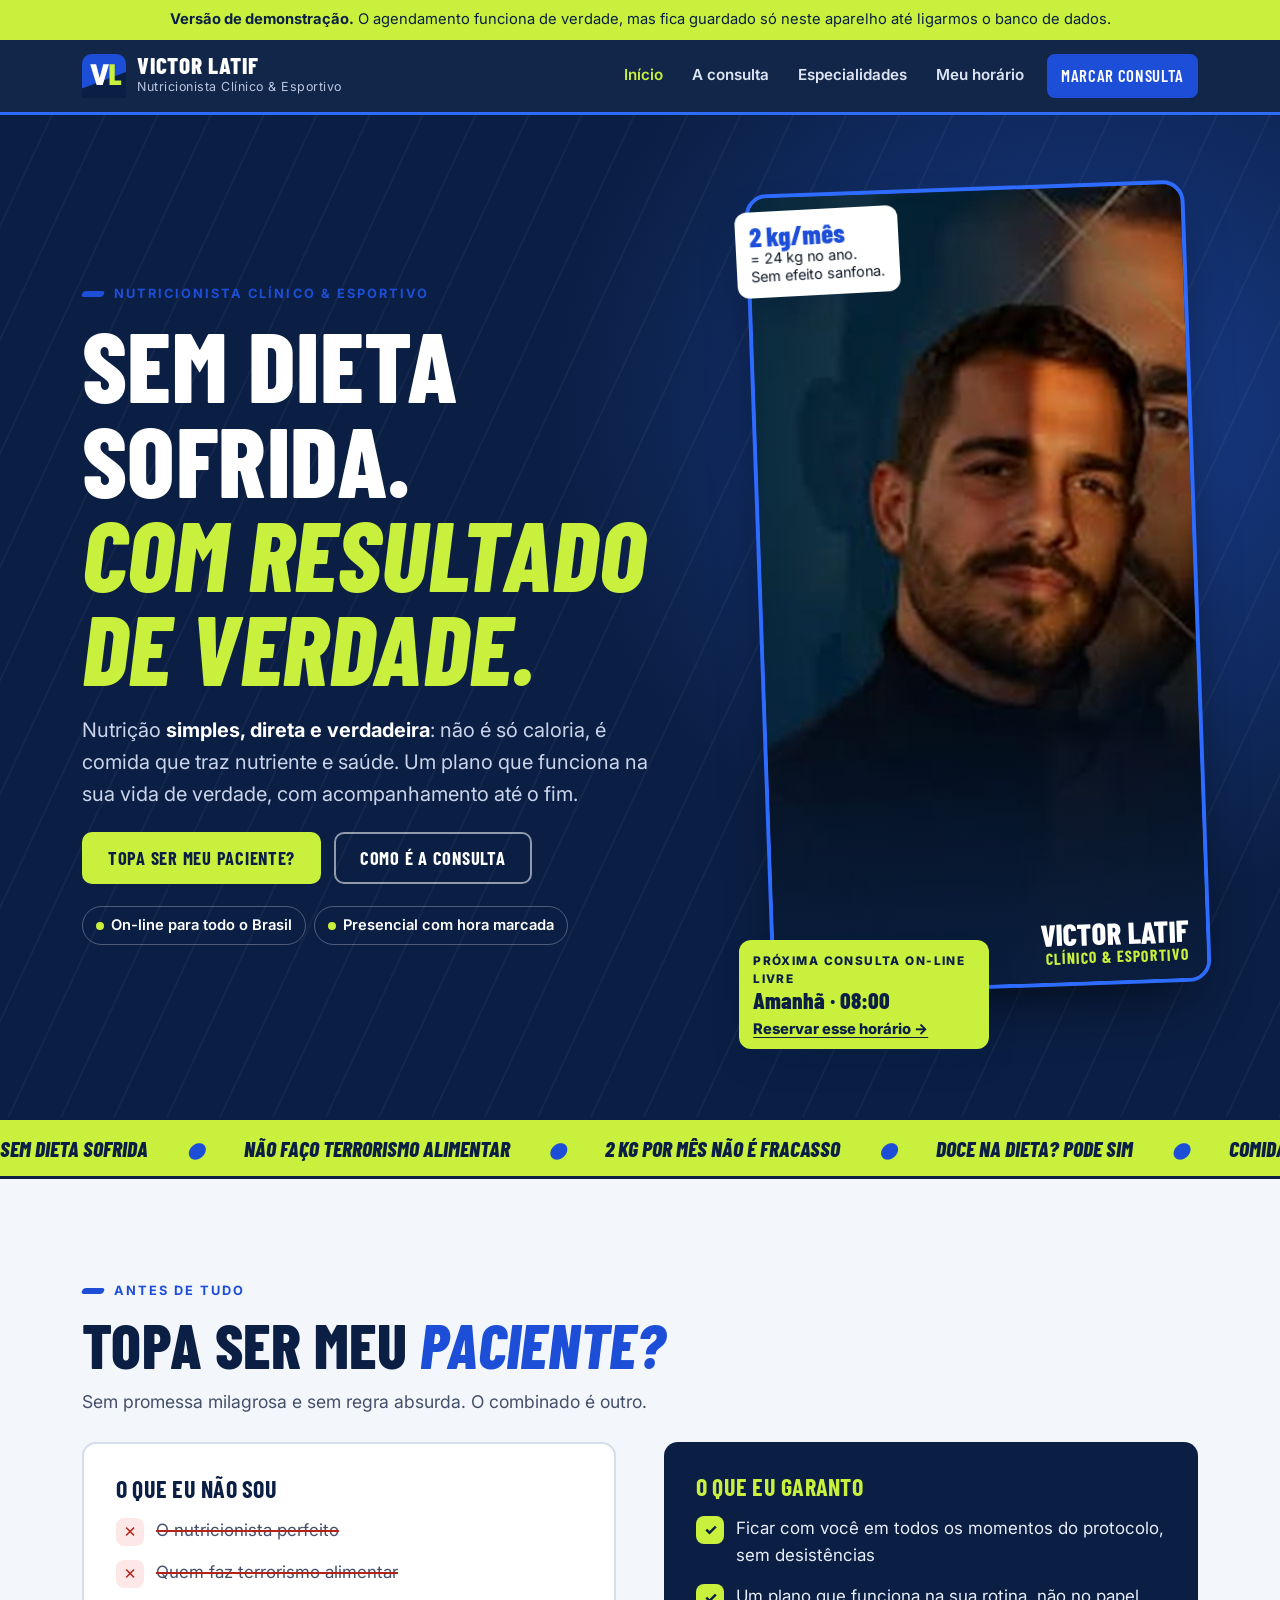
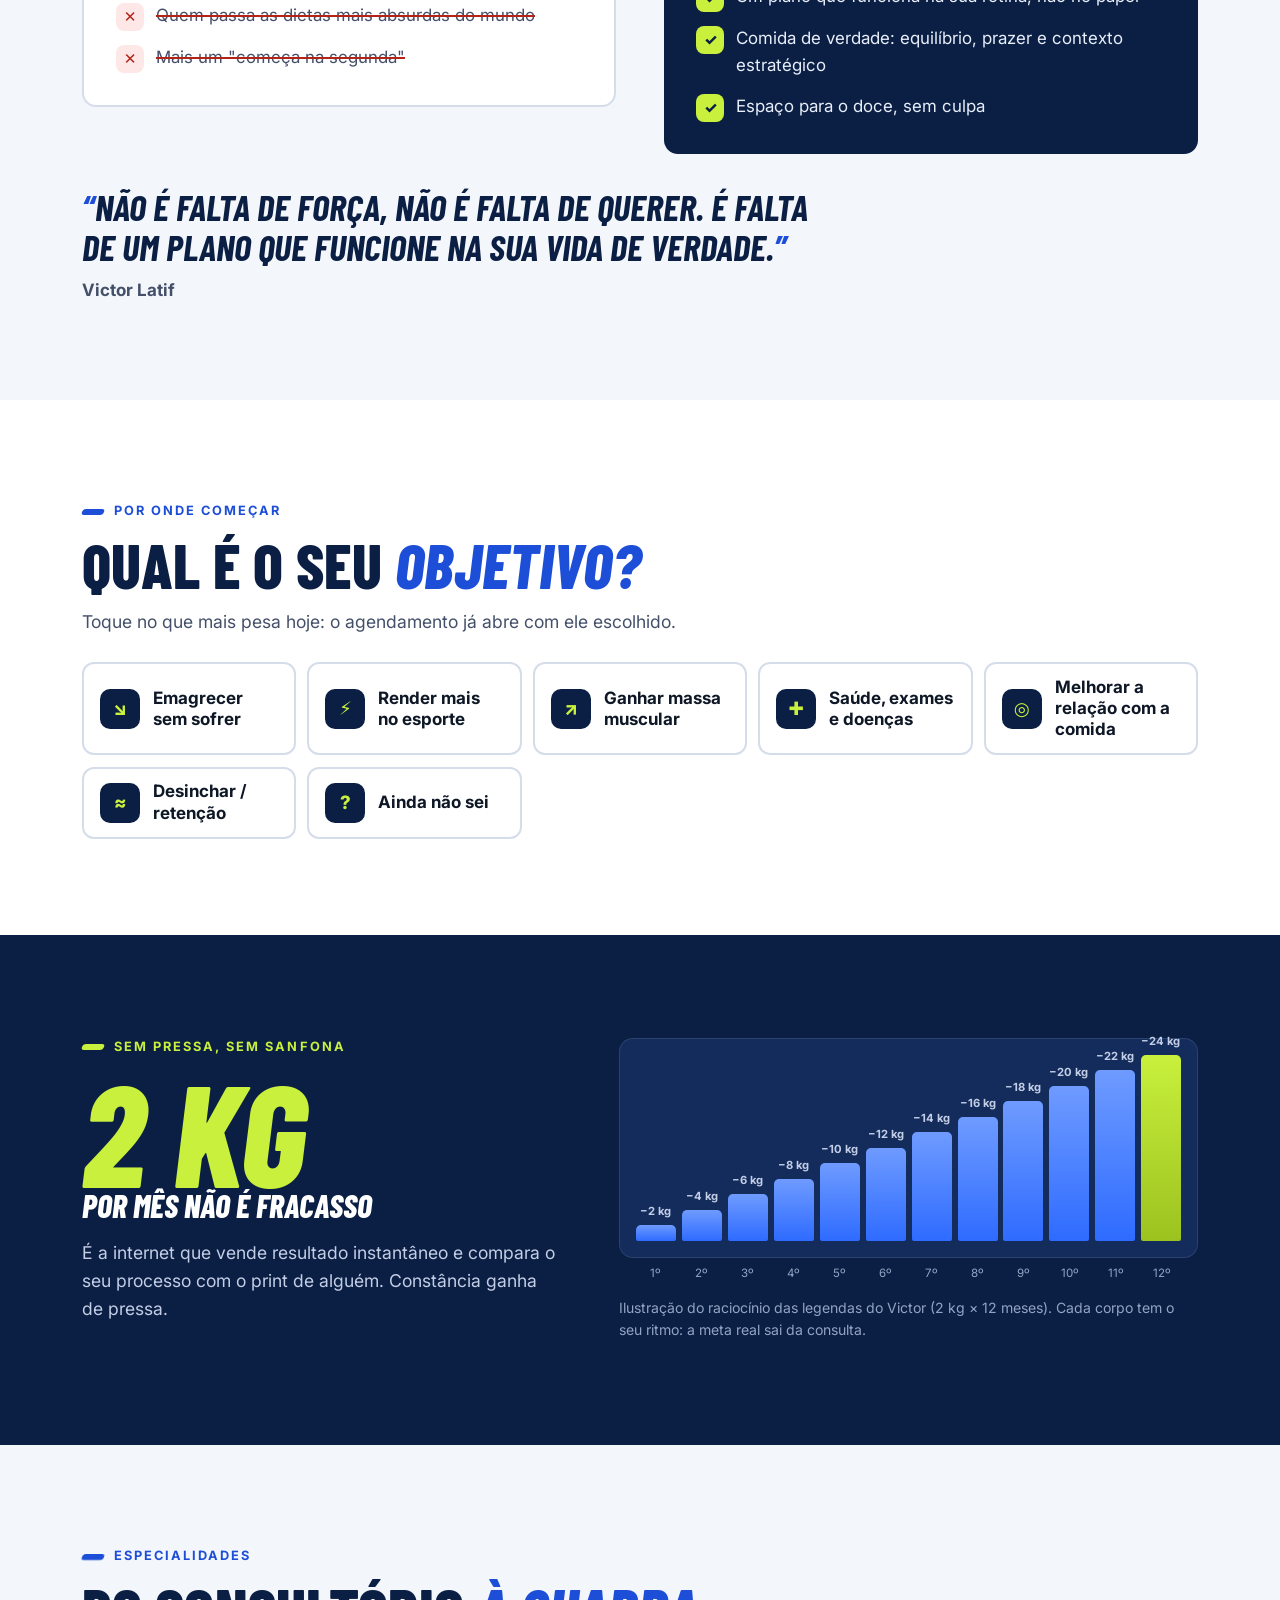
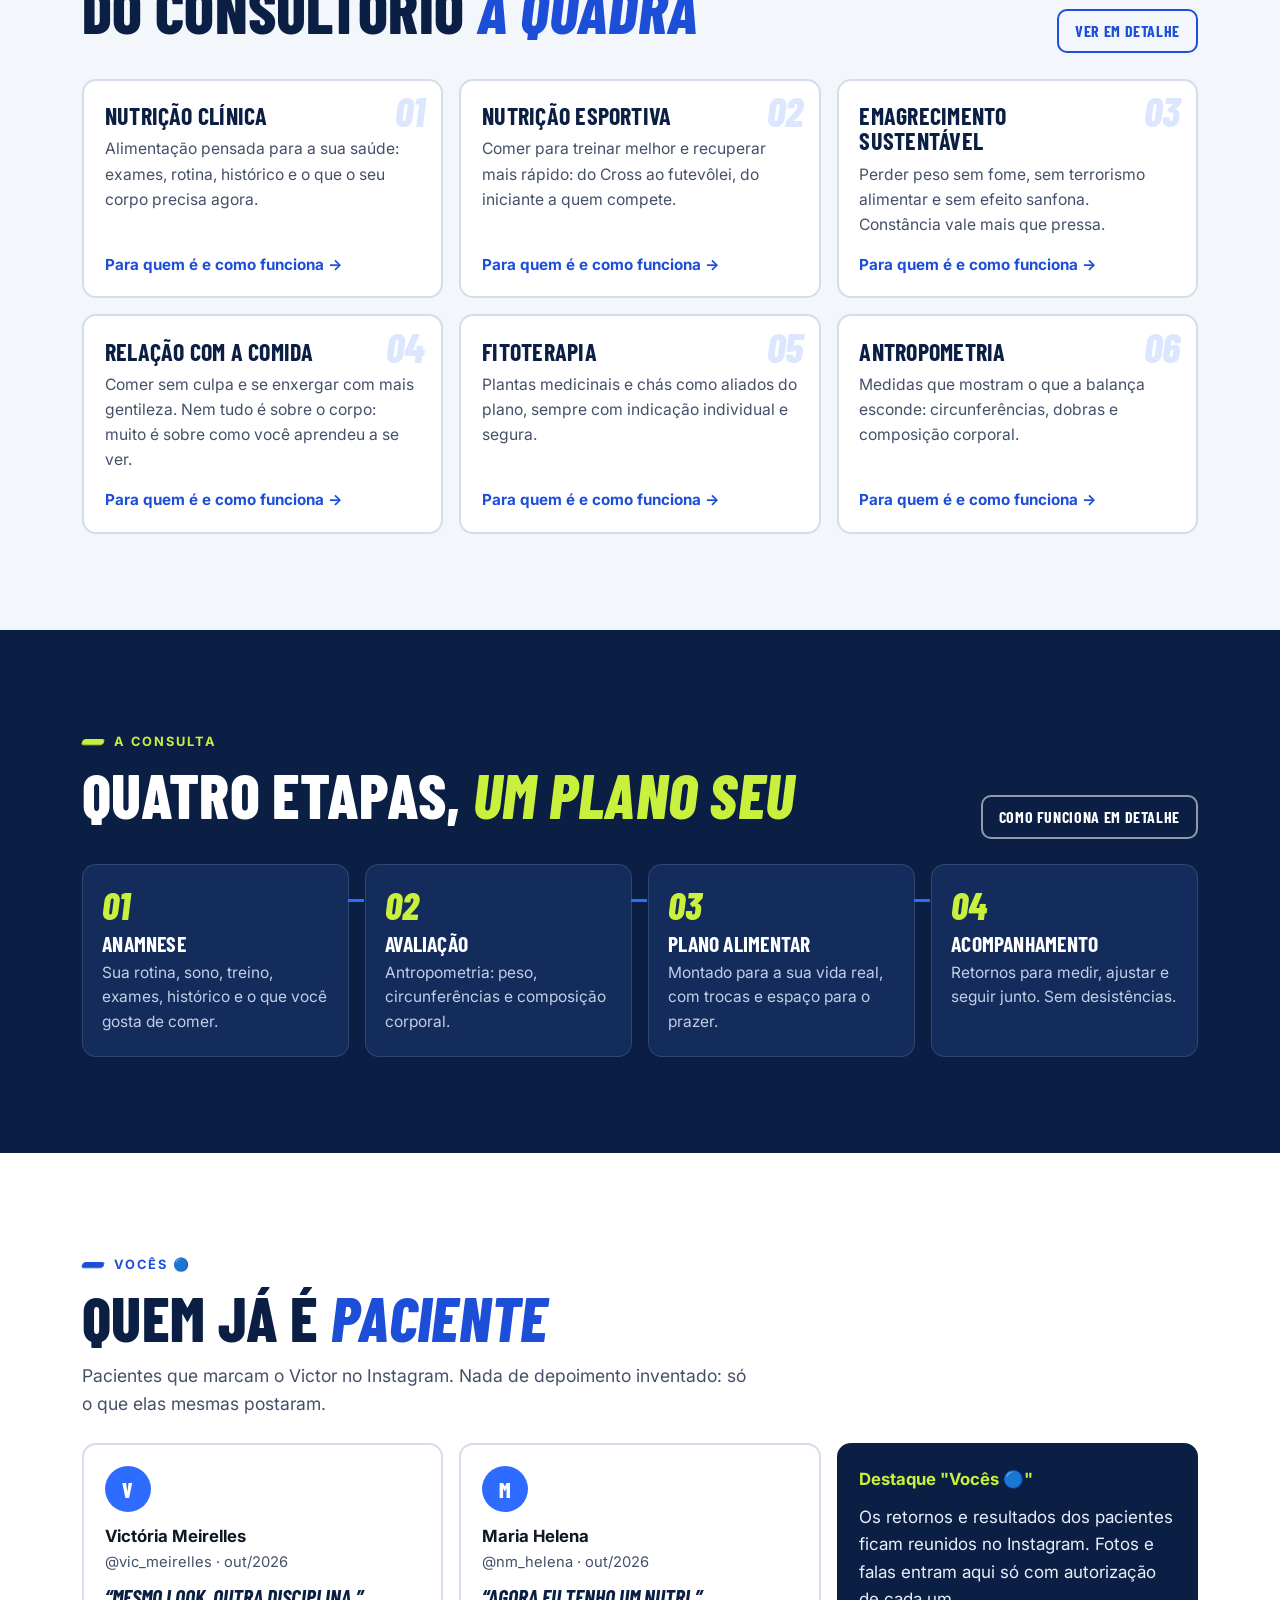
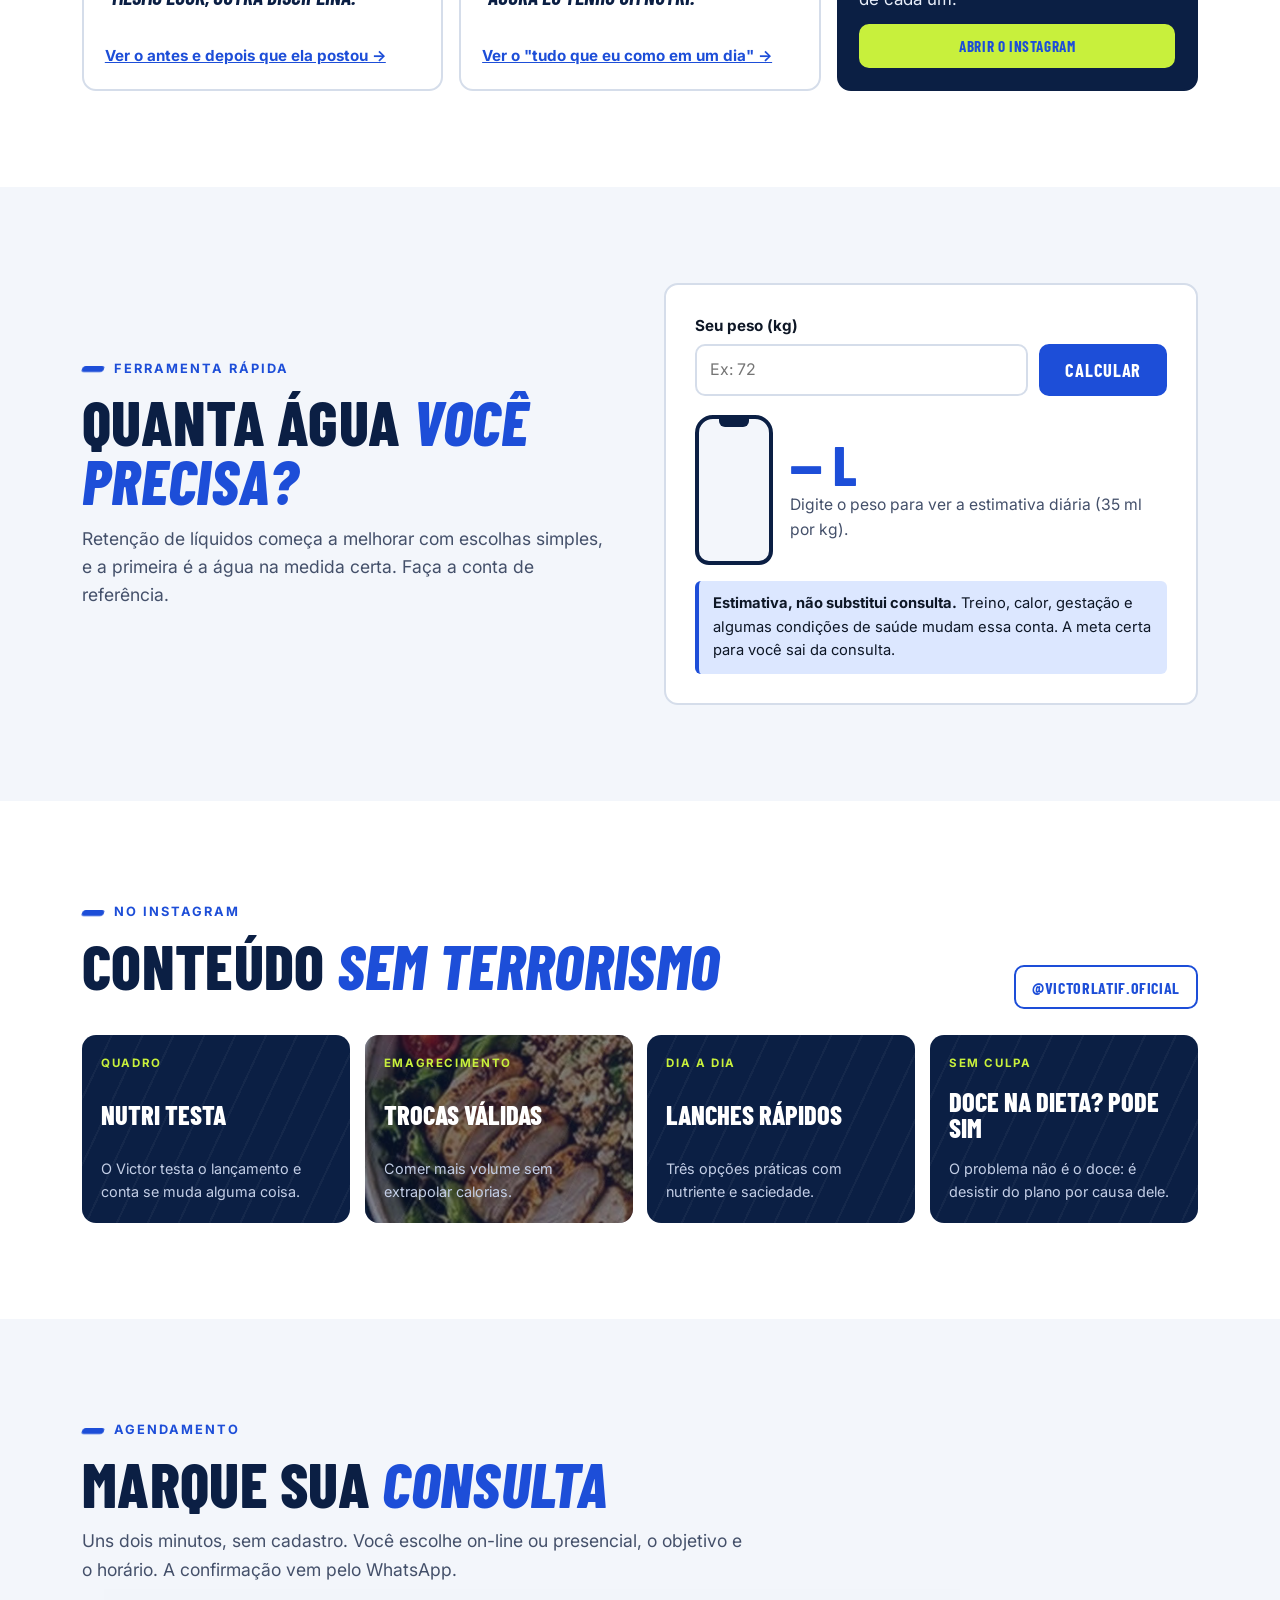
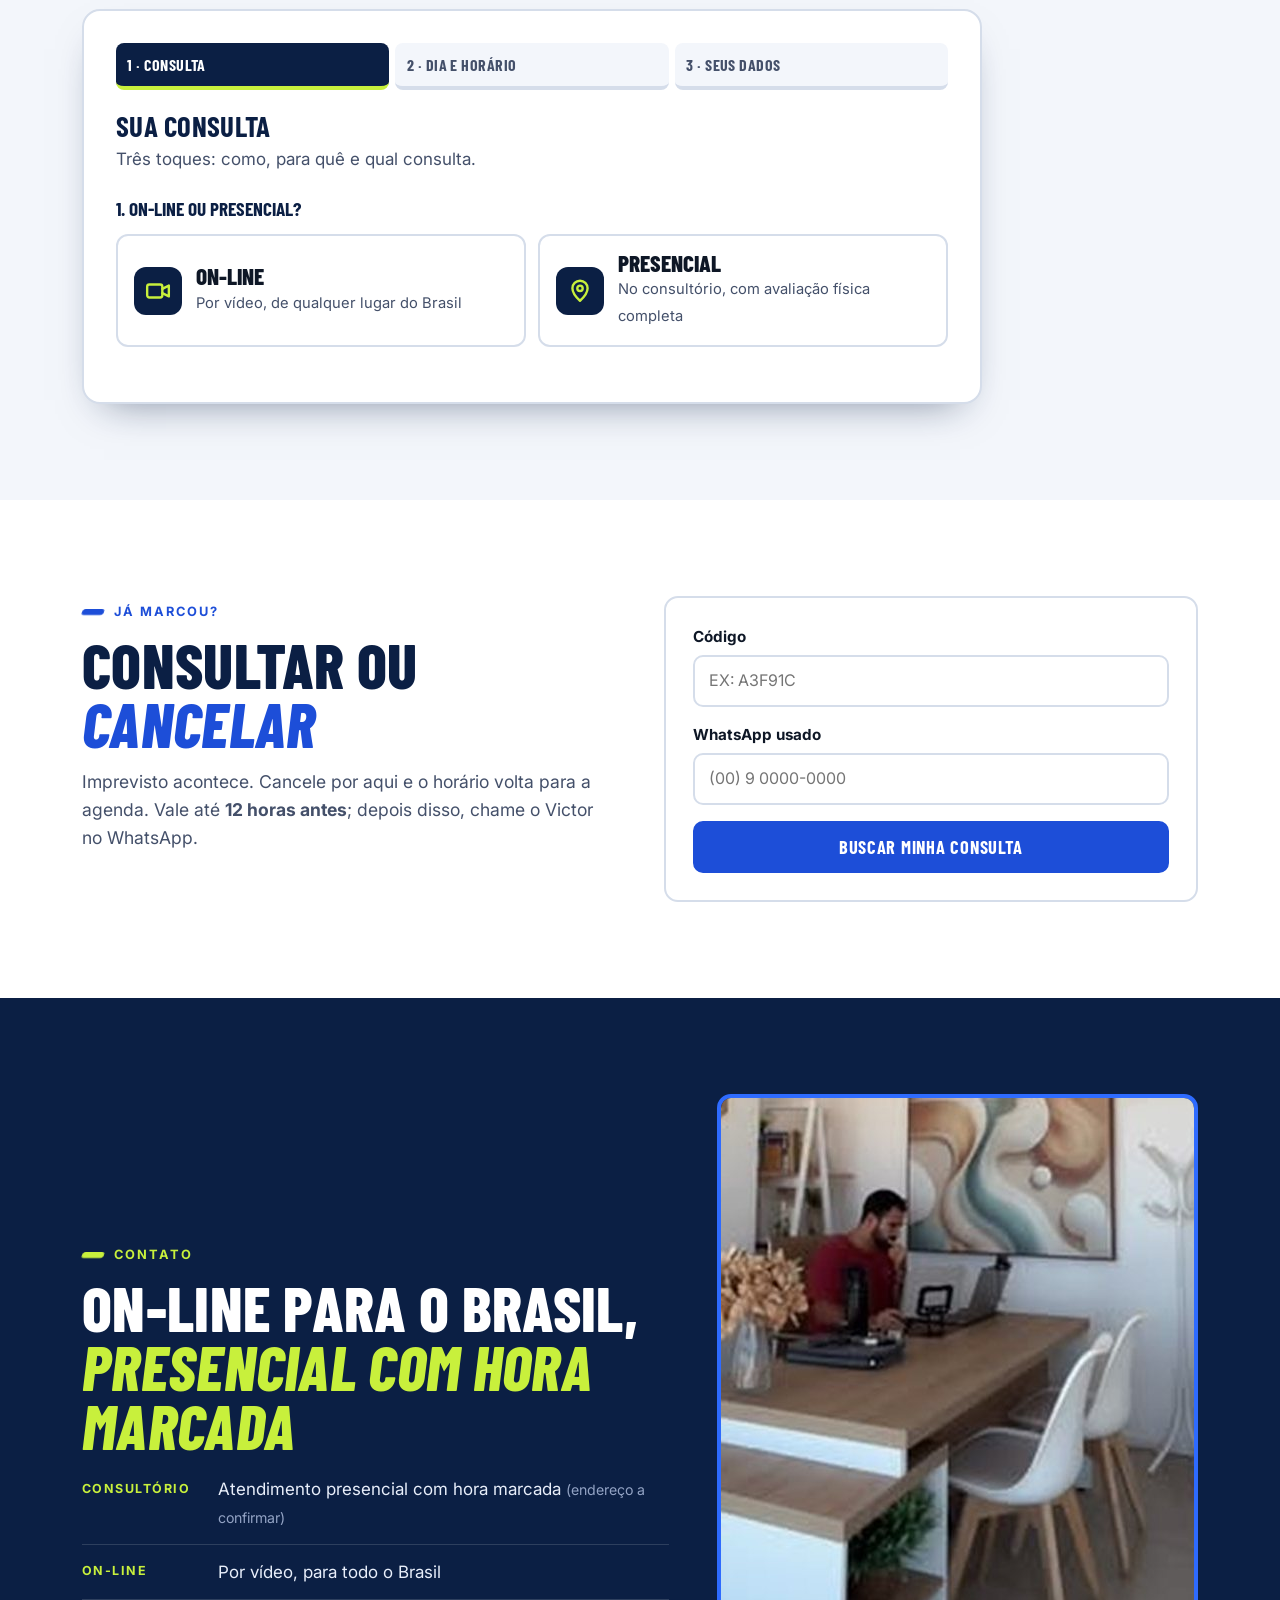
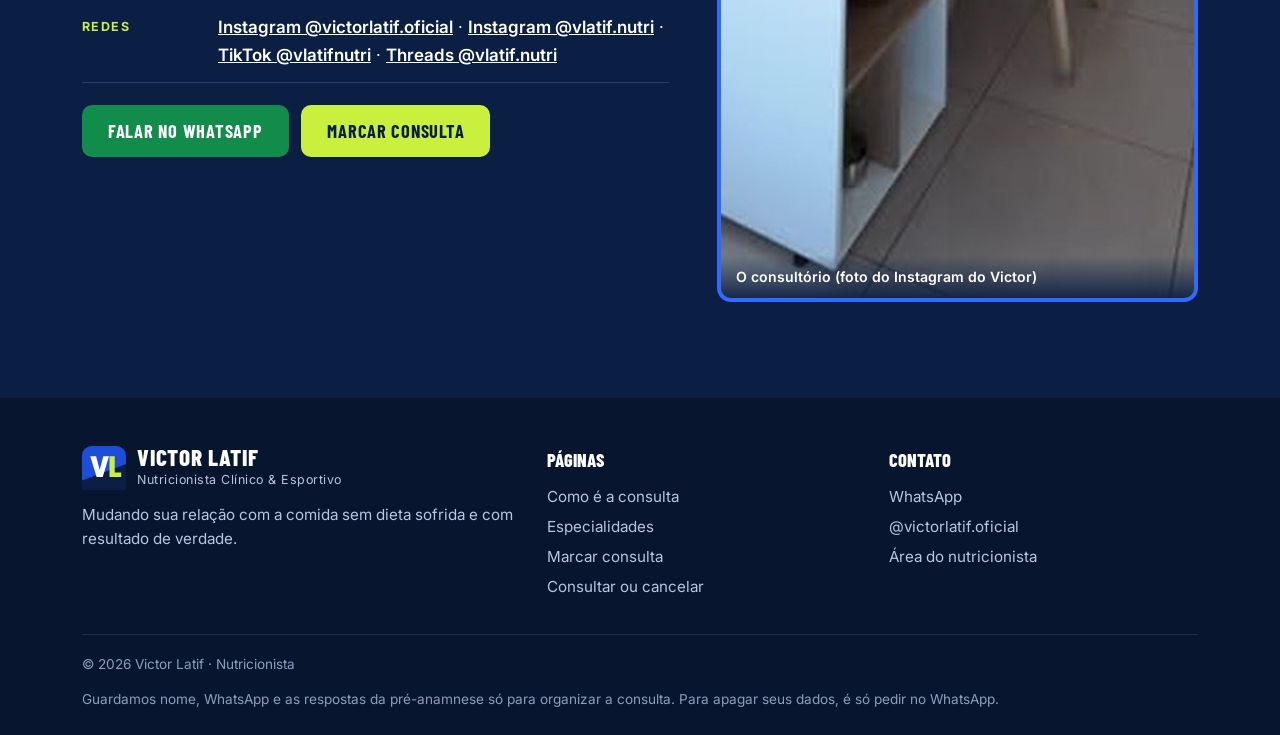
<file: index.html>
<!DOCTYPE html>
<html lang="pt-BR">
<head>
<meta charset="UTF-8">
<meta name="viewport" content="width=device-width, initial-scale=1.0">
<title>Victor Latif · Nutricionista Clínico & Esportivo</title>
<meta name="description" content="Victor Latif, nutricionista clínico e esportivo. Mudando sua relação com a comida sem dieta sofrida e com resultado de verdade. Consulta on-line para todo o Brasil e presencial com hora marcada.">
<meta name="theme-color" content="#0B1F44">
<link rel="icon" href="assets/marca.svg" type="image/svg+xml">
<meta property="og:type" content="website">
<meta property="og:title" content="Victor Latif · Nutricionista Clínico & Esportivo">
<meta property="og:description" content="Sem dieta sofrida, com resultado de verdade. Topa ser meu paciente?">
<meta property="og:image" content="fotos/retrato.jpg">
<meta property="og:locale" content="pt_BR">
<link rel="preconnect" href="https://fonts.googleapis.com">
<link rel="preconnect" href="https://fonts.gstatic.com" crossorigin>
<link href="https://fonts.googleapis.com/css2?family=Barlow+Condensed:ital,wght@0,600;0,700;0,800;1,700;1,800&family=Inter:wght@400;500;600;700;800&display=swap" rel="stylesheet">
<link rel="stylesheet" href="assets/estilo.css?v=20261022202341">
<script type="application/ld+json">
{"@context":"https://schema.org","@type":"Person","name":"Victor Latif","jobTitle":"Nutricionista Clínico e Esportivo","sameAs":["https://www.instagram.com/victorlatif.oficial/","https://www.tiktok.com/@vlatifnutri"]}
</script>
</head>
<body>

<div id="faixa-demo" class="faixa-demo" hidden>
  <b>Versão de demonstração.</b> O agendamento funciona de verdade, mas fica guardado só neste aparelho até ligarmos o banco de dados.
</div>

<header class="topo">
  <div class="wrap topo-in">
    <a class="marca" href="index.html" aria-label="Victor Latif, início">
      <img src="assets/marca.svg" alt="" width="44" height="44">
      <span><b>Victor Latif</b><small>Nutricionista Clínico & Esportivo</small></span>
    </a>
    <button class="btn-menu" id="btn-menu" type="button" aria-expanded="false" aria-controls="menu">Menu</button>
    <nav class="menu" id="menu" aria-label="Páginas">
      <a href="index.html">Início</a>
      <a href="consulta.html">A consulta</a>
      <a href="especialidades.html">Especialidades</a>
      <a href="index.html#meu-horario">Meu horário</a>
      <a class="btn btn-azul mini" href="index.html#agendar">Marcar consulta</a>
    </nav>
  </div>
</header>

<main>
<!-- ================= CAPA ================= -->
<section class="capa">
  <div class="wrap capa-in">
    <div>
      <p class="olho">Nutricionista Clínico &amp; Esportivo</p>
      <h1>Sem dieta sofrida. <i>Com resultado de verdade.</i></h1>
      <p class="lead">Nutrição <b>simples, direta e verdadeira</b>: não é só caloria, é comida que traz nutriente e saúde. Um plano que funciona na sua vida de verdade, com acompanhamento até o fim.</p>
      <div class="acoes">
        <a class="btn btn-lima" href="#agendar">Topa ser meu paciente?</a>
        <a class="btn btn-linha" href="consulta.html">Como é a consulta</a>
      </div>
      <ul class="pilulas" aria-label="Formas de atendimento">
        <li>On-line para todo o Brasil</li>
        <li>Presencial com hora marcada</li>
      </ul>
    </div>
    <div class="capa-foto">
      <div class="moldura">
        <img src="fotos/retrato.jpg" alt="Victor Latif, nutricionista" width="800" height="794">
        <p class="nome-foto"><b>Victor Latif</b><span>Clínico &amp; Esportivo</span></p>
      </div>
      <div class="placa placa-ritmo"><b>2 kg/mês</b>= 24 kg no ano.<br>Sem efeito sanfona.</div>
      <div class="placa placa-vaga" id="prox-vaga" hidden>
        <span class="pv-rot">Próxima consulta on-line livre</span>
        <b id="prox-quando"></b>
        <button id="prox-reservar" type="button">Reservar esse horário →</button>
      </div>
    </div>
  </div>
</section>

<div class="ticker" aria-hidden="true"><div class="ticker-in" id="ticker"></div></div>

<!-- ================= TOPA? ================= -->
<section class="secao">
  <div class="wrap">
    <p class="olho">Antes de tudo</p>
    <h2>Topa ser meu <i>paciente?</i></h2>
    <p class="sub">Sem promessa milagrosa e sem regra absurda. O combinado é outro.</p>
    <div class="topa">
      <div class="topa-col topa-nao">
        <h3>O que eu não sou</h3>
        <ul>
          <li><span>O nutricionista perfeito</span></li>
          <li><span>Quem faz terrorismo alimentar</span></li>
          <li><span>Quem passa as dietas mais absurdas do mundo</span></li>
          <li><span>Mais um "começa na segunda"</span></li>
        </ul>
      </div>
      <div class="topa-col topa-sim">
        <h3>O que eu garanto</h3>
        <ul>
          <li>Ficar com você em todos os momentos do protocolo, sem desistências</li>
          <li>Um plano que funciona na sua rotina, não no papel</li>
          <li>Comida de verdade: equilíbrio, prazer e contexto estratégico</li>
          <li>Espaço para o doce, sem culpa</li>
        </ul>
      </div>
    </div>
    <p class="citacao">Não é falta de força, não é falta de querer. É falta de um plano que funcione na sua vida de verdade.</p>
    <p class="assina">Victor Latif</p>
  </div>
</section>

<!-- ================= OBJETIVOS ================= -->
<section class="secao secao-branca">
  <div class="wrap">
    <p class="olho">Por onde começar</p>
    <h2>Qual é o seu <i>objetivo?</i></h2>
    <p class="sub">Toque no que mais pesa hoje: o agendamento já abre com ele escolhido.</p>
    <div class="objs-capa" id="objetivos-capa"></div>
  </div>
</section>

<!-- ================= RITMO ================= -->
<section class="secao escuro">
  <div class="wrap ritmo">
    <div>
      <p class="olho">Sem pressa, sem sanfona</p>
      <p class="ritmo-num"><span class="grande">2 kg</span><span class="peq">por mês NÃO é fracasso</span></p>
      <p class="sub" style="margin-top:1.2rem">É a internet que vende resultado instantâneo e compara o seu processo com o print de alguém. Constância ganha de pressa.</p>
    </div>
    <div>
      <div class="barras" id="barras" role="img" aria-label="Gráfico: 2 kg por mês somam 24 kg em 12 meses"></div>
      <div class="barras-leg" id="barras-leg" aria-hidden="true"></div>
      <p class="nota">Ilustração do raciocínio das legendas do Victor (2 kg × 12 meses). Cada corpo tem o seu ritmo: a meta real sai da consulta.</p>
    </div>
  </div>
</section>

<!-- ================= ESPECIALIDADES ================= -->
<section class="secao">
  <div class="wrap">
    <div class="cab-secao">
      <div>
        <p class="olho">Especialidades</p>
        <h2>Do consultório <i>à quadra</i></h2>
      </div>
      <a class="btn btn-linha mini" href="especialidades.html">Ver em detalhe</a>
    </div>
    <div class="grade-esp" id="grade-esp"></div>
  </div>
</section>

<!-- ================= COMO FUNCIONA ================= -->
<section class="secao escuro">
  <div class="wrap">
    <div class="cab-secao">
      <div>
        <p class="olho">A consulta</p>
        <h2>Quatro etapas, <i>um plano seu</i></h2>
      </div>
      <a class="btn btn-linha mini" href="consulta.html">Como funciona em detalhe</a>
    </div>
    <ol class="passos-consulta">
      <li><h3>Anamnese</h3><p>Sua rotina, sono, treino, exames, histórico e o que você gosta de comer.</p></li>
      <li><h3>Avaliação</h3><p>Antropometria: peso, circunferências e composição corporal.</p></li>
      <li><h3>Plano alimentar</h3><p>Montado para a sua vida real, com trocas e espaço para o prazer.</p></li>
      <li><h3>Acompanhamento</h3><p>Retornos para medir, ajustar e seguir junto. Sem desistências.</p></li>
    </ol>
  </div>
</section>

<!-- ================= VOCÊS ================= -->
<section class="secao secao-branca">
  <div class="wrap">
    <p class="olho">Vocês 🔵</p>
    <h2>Quem já é <i>paciente</i></h2>
    <p class="sub">Pacientes que marcam o Victor no Instagram. Nada de depoimento inventado: só o que elas mesmas postaram.</p>
    <div class="voces">
      <div class="voce">
        <span class="bola" aria-hidden="true">V</span>
        <div><b>Victória Meirelles</b><div class="arroba">@vic_meirelles · out/2026</div></div>
        <q>Mesmo look, outra disciplina.</q>
        <a href="https://www.instagram.com/p/Dec_NSyt-Ep/" target="_blank" rel="noopener">Ver o antes e depois que ela postou →</a>
      </div>
      <div class="voce">
        <span class="bola" aria-hidden="true">M</span>
        <div><b>Maria Helena</b><div class="arroba">@nm_helena · out/2026</div></div>
        <q>Agora eu tenho um nutri.</q>
        <a href="https://www.instagram.com/reel/DeK_yWtTOF0/" target="_blank" rel="noopener">Ver o "tudo que eu como em um dia" →</a>
      </div>
      <div class="voce voce-fim">
        <b>Destaque "Vocês 🔵"</b>
        <p>Os retornos e resultados dos pacientes ficam reunidos no Instagram. Fotos e falas entram aqui só com autorização de cada um.</p>
        <a class="btn btn-lima mini" href="https://www.instagram.com/victorlatif.oficial/" target="_blank" rel="noopener">Abrir o Instagram</a>
      </div>
    </div>
  </div>
</section>

<!-- ================= HIDRATAÇÃO ================= -->
<section class="secao" id="agua">
  <div class="wrap hidra">
    <div>
      <p class="olho">Ferramenta rápida</p>
      <h2>Quanta água <i>você precisa?</i></h2>
      <p class="sub">Retenção de líquidos começa a melhorar com escolhas simples, e a primeira é a água na medida certa. Faça a conta de referência.</p>
    </div>
    <div class="hidra-box">
      <form id="form-agua" class="hidra-linha" novalidate>
        <div class="campo"><label for="agua-peso">Seu peso (kg)</label><input id="agua-peso" type="number" inputmode="decimal" min="30" max="250" step="0.1" placeholder="Ex: 72"></div>
        <button class="btn btn-azul" type="submit">Calcular</button>
      </form>
      <div class="hidra-res" id="agua-res" aria-live="polite">
        <div class="garrafa" aria-hidden="true"><div class="agua" id="agua-nivel"></div></div>
        <div>
          <div class="hidra-num" id="agua-litros">— L</div>
          <p class="hidra-det" id="agua-det">Digite o peso para ver a estimativa diária (35 ml por kg).</p>
        </div>
      </div>
      <p class="aviso-fino"><b>Estimativa, não substitui consulta.</b> Treino, calor, gestação e algumas condições de saúde mudam essa conta. A meta certa para você sai da consulta.</p>
    </div>
  </div>
</section>

<!-- ================= NO INSTAGRAM ================= -->
<section class="secao secao-branca">
  <div class="wrap">
    <div class="cab-secao">
      <div>
        <p class="olho">No Instagram</p>
        <h2>Conteúdo <i>sem terrorismo</i></h2>
      </div>
      <a class="btn btn-linha mini" href="https://www.instagram.com/victorlatif.oficial/" target="_blank" rel="noopener">@victorlatif.oficial</a>
    </div>
    <div class="conteudos">
      <a class="cont" href="https://www.instagram.com/reel/Dd2HCqgvceT/" target="_blank" rel="noopener"><small>Quadro</small><b>Nutri testa</b><span>O Victor testa o lançamento e conta se muda alguma coisa.</span></a>
      <a class="cont cont-foto" href="https://www.instagram.com/p/Dd4rOMCkcNM/" target="_blank" rel="noopener"><img src="fotos/prato.jpg" alt="" loading="lazy"><small>Emagrecimento</small><b>Trocas válidas</b><span>Comer mais volume sem extrapolar calorias.</span></a>
      <a class="cont" href="https://www.instagram.com/p/DeP_lFLEWUf/" target="_blank" rel="noopener"><small>Dia a dia</small><b>Lanches rápidos</b><span>Três opções práticas com nutriente e saciedade.</span></a>
      <a class="cont" href="https://www.instagram.com/p/DcCAmT_kcuP/" target="_blank" rel="noopener"><small>Sem culpa</small><b>Doce na dieta? Pode sim</b><span>O problema não é o doce: é desistir do plano por causa dele.</span></a>
    </div>
  </div>
</section>

<!-- ================= AGENDAR ================= -->
<section class="secao" id="agendar">
  <div class="wrap">
    <p class="olho">Agendamento</p>
    <h2>Marque sua <i>consulta</i></h2>
    <p class="sub">Uns dois minutos, sem cadastro. Você escolhe on-line ou presencial, o objetivo e o horário. A confirmação vem pelo WhatsApp.</p>

    <div class="painel" id="agendar-app">
      <div class="passos" id="passos">
        <div class="passo" data-estado="atual">Com quem</div>
        <div class="passo" data-estado="aberto">1 · Consulta</div>
        <div class="passo" data-estado="aberto">Sobre você</div>
        <div class="passo" data-estado="aberto">2 · Dia e horário</div>
        <div class="passo" data-estado="aberto">3 · Seus dados</div>
      </div>
      <div class="escolhas" id="escolhas" hidden></div>

      <div class="etapa" data-etapa="1" data-ativa>
        <h3>Com quem?</h3>
        <div class="lista-barbeiros" id="lista-barbeiros"></div>
      </div>

      <div class="etapa" data-etapa="2">
        <h3>Sua consulta</h3>
        <p class="dica">Três toques: como, para quê e qual consulta.</p>
        <div class="bloco-ag">
          <span class="rotulo-campo">1. On-line ou presencial?</span>
          <div class="mods" id="mod-cards" role="group" aria-label="Modalidade"></div>
        </div>
        <div class="bloco-ag" id="obj-box" hidden>
          <span class="rotulo-campo">2. Qual é o seu objetivo?</span>
          <div class="objs" id="obj-chips" role="group" aria-label="Objetivo"></div>
        </div>
        <div class="bloco-ag" id="trat-box" hidden>
          <span class="rotulo-campo" id="trat-titulo">3. É a sua primeira consulta?</span>
          <div id="lista-servicos"></div>
        </div>
        <div class="acoes"><button class="voltar" type="button" data-voltar="1">← Voltar</button></div>
      </div>

      <div class="etapa" data-etapa="3"></div>

      <div class="etapa" data-etapa="4">
        <h3>Dia e horário</h3>
        <p class="dica" id="dica-dia">Escolha o dia na fita e depois o horário.</p>
        <div class="fita" id="fita-dias"></div>
        <p class="titulo-dia" id="titulo-dia"></p>
        <div id="caixa-horas"></div>
        <div class="acoes"><button class="voltar" type="button" data-voltar="2">← Trocar a consulta</button></div>
      </div>

      <div class="etapa" data-etapa="5">
        <h3>Seus dados</h3>
        <p class="dica">Para o Victor confirmar o horário e já chegar preparado na sua consulta.</p>
        <div class="resumo" id="resumo"></div>
        <form id="form-cliente" novalidate>
          <div class="campos">
            <div class="campos-2">
              <div class="campo"><label for="cli-nome">Seu nome</label><input id="cli-nome" type="text" autocomplete="name" placeholder="Nome e sobrenome" required></div>
              <div class="campo">
                <label for="cli-tel">WhatsApp</label>
                <input id="cli-tel" type="tel" inputmode="numeric" autocomplete="tel" placeholder="(00) 9 0000-0000" required>
              </div>
            </div>
            <p class="ajuda" style="margin-top:-.6rem">O WhatsApp é só para confirmar a consulta. Não vai para lista de propaganda.</p>

            <div class="anamnese" id="pre-anamnese">
              <p class="anamnese-tit">Pré-anamnese rápida <small style="font-family:var(--corpo);font-size:.85rem;text-transform:none;font-weight:500;color:var(--tinta-2)">(tudo opcional)</small></p>
              <div class="pergunta">
                <span class="rotulo-campo">Pratica atividade física?</span>
                <div class="chips" data-grupo="treino" data-rotulo="Atividade física"><button type="button" class="chip" aria-pressed="false">Não</button><button type="button" class="chip" aria-pressed="false">1 a 2x por semana</button><button type="button" class="chip" aria-pressed="false">3x ou mais</button></div>
              </div>
              <div class="pergunta">
                <span class="rotulo-campo">Qual?</span>
                <div class="chips" data-grupo="esporte" data-rotulo="Esporte" data-multi="1"><button type="button" class="chip" aria-pressed="false">Musculação</button><button type="button" class="chip" aria-pressed="false">Cross</button><button type="button" class="chip" aria-pressed="false">Futevôlei</button><button type="button" class="chip" aria-pressed="false">Corrida</button><button type="button" class="chip" aria-pressed="false">Outra</button></div>
              </div>
              <div class="pergunta">
                <span class="rotulo-campo">Já fez dieta antes?</span>
                <div class="chips" data-grupo="dieta" data-rotulo="Dieta antes"><button type="button" class="chip" aria-pressed="false">Nunca</button><button type="button" class="chip" aria-pressed="false">Já, e voltou tudo</button><button type="button" class="chip" aria-pressed="false">Já, e deu certo</button></div>
              </div>
              <div class="pergunta">
                <span class="rotulo-campo">Tem alguma condição de saúde ou usa medicação?</span>
                <div class="chips" data-grupo="saude" data-rotulo="Condição de saúde / medicação"><button type="button" class="chip" aria-pressed="false">Não</button><button type="button" class="chip" aria-pressed="false">Sim</button><button type="button" class="chip" aria-pressed="false">Prefiro falar na consulta</button></div>
              </div>
              <div class="campos-2">
                <div class="campo"><label for="pa-peso">Peso aproximado <small>(kg)</small></label><input id="pa-peso" type="number" inputmode="decimal" min="30" max="250" step="0.1" placeholder="Ex: 78"></div>
                <div class="campo"><label for="pa-altura">Altura <small>(cm)</small></label><input id="pa-altura" type="number" inputmode="numeric" min="120" max="220" placeholder="Ex: 170"></div>
              </div>
              <div class="campo">
                <label for="cli-obs"><span id="cli-obs-rot">O que mais te atrapalha hoje?</span></label>
                <textarea id="cli-obs" maxlength="400" placeholder="Ex: belisco à noite; treino de manhã e fico sem energia; já tentei várias dietas"></textarea>
              </div>
            </div>
          </div>
          <div id="msg-form"></div>
          <div class="acoes">
            <button class="btn btn-azul" id="btn-confirmar" type="submit">Confirmar consulta</button>
            <button class="voltar" type="button" data-voltar="4">← Trocar o horário</button>
          </div>
        </form>
      </div>

      <div class="etapa" data-etapa="6">
        <div class="sucesso">
          <div class="selo-ok" aria-hidden="true"><svg width="36" height="36" viewBox="0 0 24 24" fill="none" stroke="currentColor" stroke-width="2.8" stroke-linecap="round" stroke-linejoin="round"><path d="M20 6 9 17l-5-5"/></svg></div>
          <h3>Consulta reservada</h3>
          <p class="com">com <span id="ok-barbeiro"></span></p>
          <p class="dica" id="ok-linha"></p>
          <p class="rotulo-codigo">Seu código</p>
          <div class="codigo" id="ok-codigo"></div>
          <p class="expl">Horário guardado. Agora mande o resumo no WhatsApp do Victor para confirmar. Com o código você consulta ou cancela até 12 horas antes.</p>
          <div class="acoes">
            <a class="btn btn-zap" id="ok-zap" target="_blank" rel="noopener">Mandar no WhatsApp</a>
            <button class="btn btn-linha" id="ok-copiar" type="button">Copiar resumo</button>
            <a class="btn btn-linha" id="ok-ics">Salvar no calendário</a>
            <button class="btn btn-linha" id="btn-novo" type="button">Marcar outra</button>
          </div>
          <p class="copiado" id="ok-copiado" aria-live="polite"></p>
        </div>
      </div>
    </div>
  </div>
</section>

<!-- ================= MEU HORÁRIO ================= -->
<section class="secao secao-branca" id="meu-horario">
  <div class="wrap dupla">
    <div>
      <p class="olho">Já marcou?</p>
      <h2>Consultar ou <i>cancelar</i></h2>
      <p class="sub">Imprevisto acontece. Cancele por aqui e o horário volta para a agenda. Vale até <b>12 horas antes</b>; depois disso, chame o Victor no WhatsApp.</p>
    </div>
    <div class="cartao">
      <form id="form-consulta">
        <div class="campos">
          <div class="campo"><label for="con-codigo">Código</label><input id="con-codigo" type="text" placeholder="Ex: A3F91C" style="text-transform:uppercase" required></div>
          <div class="campo"><label for="con-tel">WhatsApp usado</label><input id="con-tel" type="tel" inputmode="numeric" placeholder="(00) 9 0000-0000" required></div>
          <button class="btn btn-azul btn-bloco" type="submit">Buscar minha consulta</button>
        </div>
      </form>
      <div id="saida-consulta"></div>
    </div>
  </div>
</section>

<!-- ================= CONTATO ================= -->
<section class="secao escuro" id="contato">
  <div class="wrap contato">
    <div>
      <p class="olho">Contato</p>
      <h2>On-line para o Brasil, <i>presencial com hora marcada</i></h2>
      <div class="info-linhas">
        <div><b>Consultório</b><span>Atendimento presencial com hora marcada <small>(endereço a confirmar)</small></span></div>
        <div><b>On-line</b><span>Por vídeo, para todo o Brasil</span></div>
        <div><b>Redes</b><span id="outros-perfis"></span></div>
      </div>
      <div class="acoes">
        <a class="btn btn-zap" data-zap href="https://wa.me/message/JOFDRP4GDZAZM1" target="_blank" rel="noopener">Falar no WhatsApp</a>
        <a class="btn btn-lima" href="#agendar">Marcar consulta</a>
      </div>
    </div>
    <figure class="foto-cons">
      <img src="fotos/consultorio.jpg" alt="Victor Latif no consultório" loading="lazy" width="840" height="800">
      <figcaption>O consultório (foto do Instagram do Victor)</figcaption>
    </figure>
  </div>
</section>
</main>

<footer class="rodape">
  <div class="wrap">
    <div class="rodape-in">
      <div>
        <a class="marca" href="index.html"><img src="assets/marca.svg" alt="" width="44" height="44"><span><b>Victor Latif</b><small>Nutricionista Clínico & Esportivo</small></span></a>
        <p>Mudando sua relação com a comida sem dieta sofrida e com resultado de verdade.</p>
      </div>
      <div>
        <b class="rodape-titulo">Páginas</b>
        <ul class="rodape-links">
          <li><a href="consulta.html">Como é a consulta</a></li>
          <li><a href="especialidades.html">Especialidades</a></li>
          <li><a href="index.html#agendar">Marcar consulta</a></li>
          <li><a href="index.html#meu-horario">Consultar ou cancelar</a></li>
        </ul>
      </div>
      <div>
        <b class="rodape-titulo">Contato</b>
        <ul class="rodape-links">
          <li><a data-zap href="https://wa.me/message/JOFDRP4GDZAZM1" target="_blank" rel="noopener">WhatsApp</a></li>
          <li><a href="https://www.instagram.com/victorlatif.oficial/" target="_blank" rel="noopener">@victorlatif.oficial</a></li>
          <li><a href="admin.html">Área do nutricionista</a></li>
        </ul>
      </div>
    </div>
    <div class="creditos">
      <span>© <span class="ano"></span> Victor Latif · Nutricionista</span>
      <span>Guardamos nome, WhatsApp e as respostas da pré-anamnese só para organizar a consulta. Para apagar seus dados, é só pedir no WhatsApp.</span>
    </div>
  </div>
</footer>

<a class="flutua btn btn-azul" href="#agendar">Marcar consulta</a>

<script src="assets/config.js?v=20261022202341"></script>
<script src="assets/demo.js?v=20261022202341"></script>
<script src="assets/site.js?v=20261022202341"></script>
<script src="assets/agendamento.js?v=20261022202341"></script>
<script src="assets/agenda.js?v=20261022202341"></script>
</body>
</html>
</file>
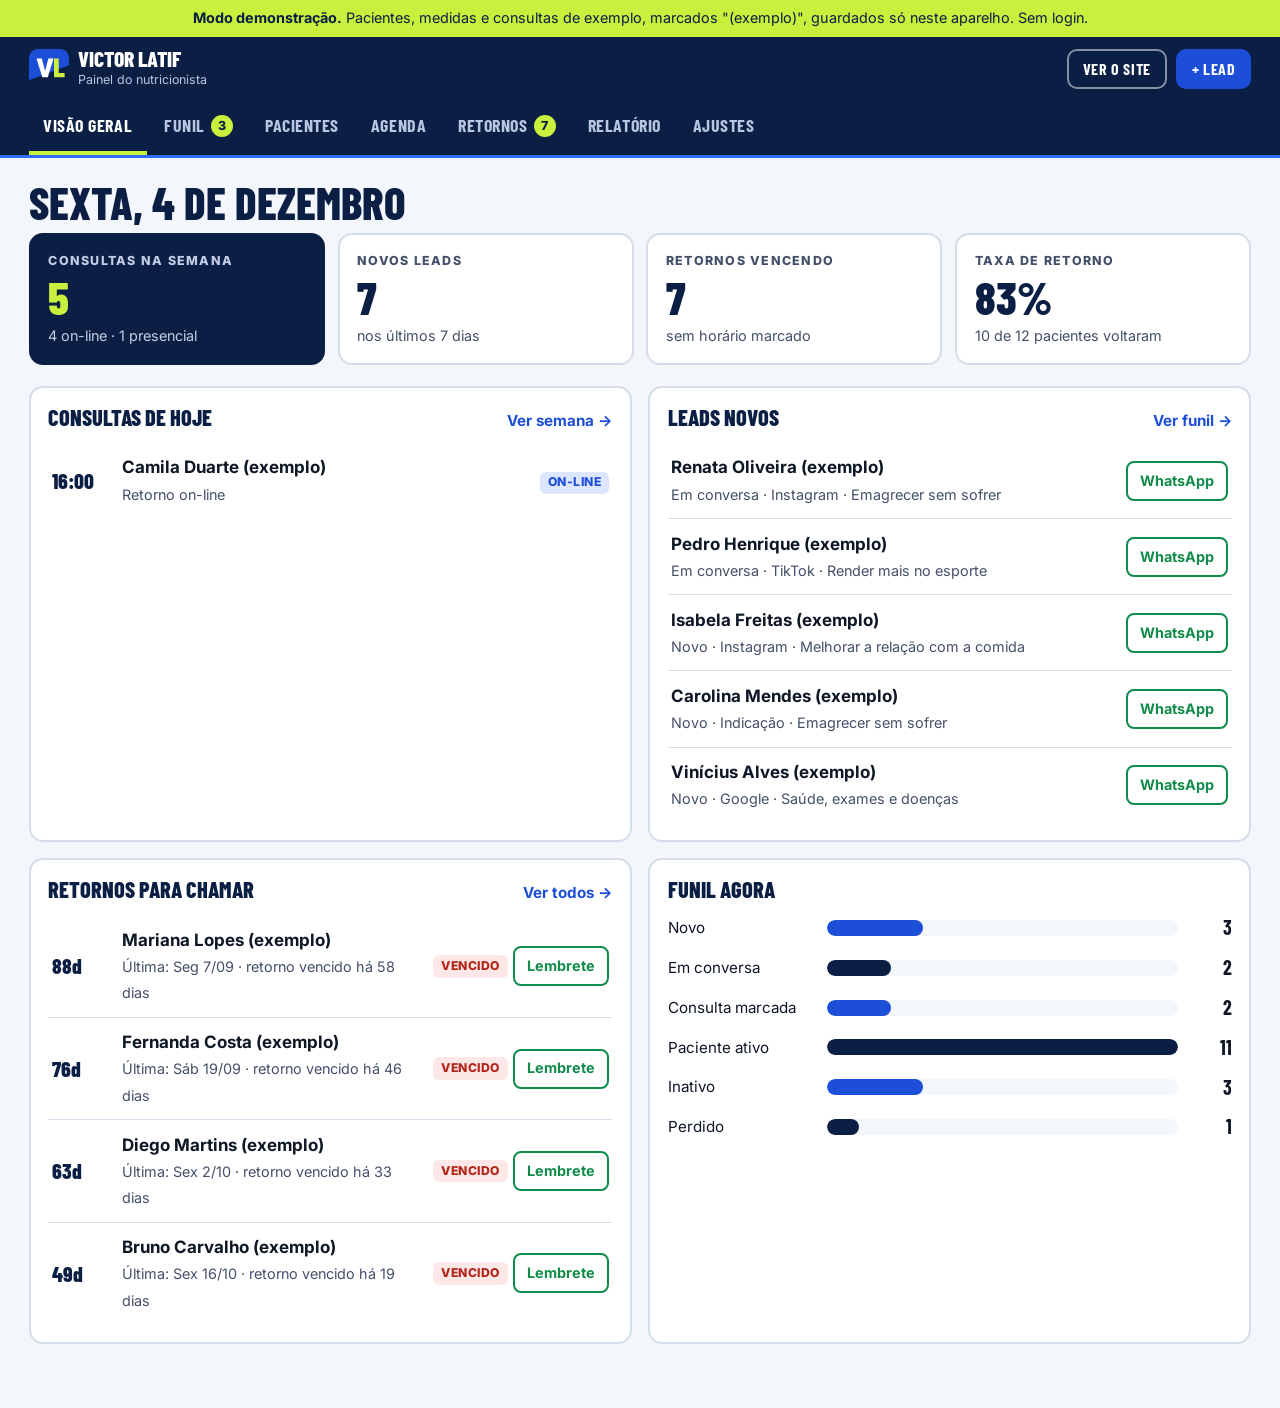
<file: admin.html>
<!DOCTYPE html>
<html lang="pt-BR">
<head>
<meta charset="UTF-8">
<meta name="viewport" content="width=device-width, initial-scale=1.0">
<title>Painel · Victor Latif</title>
<meta name="robots" content="noindex, nofollow">
<meta name="theme-color" content="#0B1F44">
<link rel="icon" href="assets/marca.svg" type="image/svg+xml">
<link rel="preconnect" href="https://fonts.googleapis.com">
<link rel="preconnect" href="https://fonts.gstatic.com" crossorigin>
<link href="https://fonts.googleapis.com/css2?family=Barlow+Condensed:ital,wght@0,600;0,700;0,800;1,800&family=Inter:wght@400;500;600;700;800&display=swap" rel="stylesheet">
<link rel="stylesheet" href="assets/admin.css?v=20261022202341">
</head>
<body>

<div id="faixa-demo" class="faixa-demo" hidden>
  <b>Modo demonstração.</b> Pacientes, medidas e consultas de exemplo, marcados "(exemplo)", guardados só neste aparelho. Sem login.
</div>

<header class="adm-topo">
  <div class="wrap adm-topo-in">
    <a class="marca" href="index.html" title="Ver o site">
      <img src="assets/marca.svg" alt="" width="44" height="44">
      <span><b>Victor Latif</b><small>Painel do nutricionista</small></span>
    </a>
    <a class="btn btn-linha mini so-largo" href="index.html" target="_blank" rel="noopener">Ver o site</a>
    <button class="btn btn-azul mini" id="btn-novo-lead" type="button">+ Lead</button>
  </div>
  <nav class="wrap adm-abas" role="tablist" aria-label="Seções do painel">
    <button class="adm-aba" role="tab" data-aba="geral" aria-selected="true">Visão geral</button>
    <button class="adm-aba" role="tab" data-aba="funil" aria-selected="false">Funil <span class="bolha" id="bolha-novos"></span></button>
    <button class="adm-aba" role="tab" data-aba="pacientes" aria-selected="false">Pacientes</button>
    <button class="adm-aba" role="tab" data-aba="agenda" aria-selected="false">Agenda</button>
    <button class="adm-aba" role="tab" data-aba="retornos" aria-selected="false">Retornos <span class="bolha" id="bolha-ret"></span></button>
    <button class="adm-aba" role="tab" data-aba="relatorio" aria-selected="false">Relatório</button>
    <button class="adm-aba" role="tab" data-aba="ajustes" aria-selected="false">Ajustes</button>
  </nav>
</header>

<main class="wrap adm-main">

  <!-- VISÃO GERAL -->
  <section class="adm-painel" data-painel="geral" data-ativa>
    <h1 class="adm-tit" id="geral-tit">Hoje</h1>
    <div class="kpis" id="kpis"></div>
    <div class="cols">
      <div class="bloco">
        <div class="bloco-cab"><h2>Consultas de hoje</h2><button class="lnk" type="button" data-ir="agenda">Ver semana →</button></div>
        <div id="lista-hoje"></div>
      </div>
      <div class="bloco">
        <div class="bloco-cab"><h2>Leads novos</h2><button class="lnk" type="button" data-ir="funil">Ver funil →</button></div>
        <div id="lista-novos"></div>
      </div>
      <div class="bloco">
        <div class="bloco-cab"><h2>Retornos para chamar</h2><button class="lnk" type="button" data-ir="retornos">Ver todos →</button></div>
        <div id="lista-ret-geral"></div>
      </div>
      <div class="bloco">
        <div class="bloco-cab"><h2>Funil agora</h2></div>
        <div id="mini-funil"></div>
      </div>
    </div>
  </section>

  <!-- FUNIL -->
  <section class="adm-painel" data-painel="funil">
    <div class="adm-cab">
      <h1 class="adm-tit">Funil de leads</h1>
      <p class="adm-sub">Do primeiro contato ao paciente ativo. Cada etapa tem uma mensagem pronta de WhatsApp. Toque no card para abrir a ficha.</p>
    </div>
    <div class="etapas-nav" id="etapas-nav" role="tablist" aria-label="Etapas do funil"></div>
    <div class="kanban" id="kanban"></div>
  </section>

  <!-- PACIENTES -->
  <section class="adm-painel" data-painel="pacientes">
    <div class="adm-cab">
      <h1 class="adm-tit">Pacientes</h1>
      <p class="adm-sub">Uma ficha por paciente: anamnese, evolução das medidas, plano, consultas e anotações.</p>
    </div>
    <div class="filtros">
      <div class="campo busca"><label for="busca-pac">Buscar pelo nome</label><input id="busca-pac" type="search" placeholder="Ex: Juliana"></div>
      <div class="seg" id="filtro-pac" role="group" aria-label="Filtro">
        <button type="button" data-f="ativos" aria-pressed="true">Ativos</button>
        <button type="button" data-f="todos" aria-pressed="false">Todos</button>
        <button type="button" data-f="inativos" aria-pressed="false">Inativos</button>
      </div>
    </div>
    <div class="lista-pac" id="lista-pac"></div>
  </section>

  <!-- AGENDA -->
  <section class="adm-painel" data-painel="agenda">
    <div class="adm-cab">
      <h1 class="adm-tit">Agenda da semana</h1>
      <div class="semana-nav">
        <button class="btn btn-linha mini" id="sem-menos" type="button" aria-label="Semana anterior">←</button>
        <b id="sem-titulo"></b>
        <button class="btn btn-linha mini" id="sem-mais" type="button" aria-label="Próxima semana">→</button>
        <button class="btn btn-linha mini" id="sem-hoje" type="button">Hoje</button>
      </div>
      <p class="legenda"><span class="lg lg-on"></span>On-line <span class="lg lg-pr"></span>Presencial <span class="lg lg-bl"></span>Bloqueio</p>
    </div>
    <div class="semana" id="semana"></div>

    <div class="cols" style="margin-top:1.6rem">
      <div class="bloco">
        <div class="bloco-cab"><h2>Bloquear horário</h2></div>
        <form id="form-bloqueio">
          <div class="campos">
            <div class="campos-2">
              <div class="campo"><label for="bl-data">Dia</label><input id="bl-data" type="date" required></div>
              <div class="campo"><label for="bl-tipo">Período</label>
                <select id="bl-tipo"><option value="dia">Dia inteiro</option><option value="horas">Só algumas horas</option></select></div>
            </div>
            <div class="campos-2" id="bl-horas" hidden>
              <div class="campo"><label for="bl-ini">De</label><input id="bl-ini" type="time" value="07:00"></div>
              <div class="campo"><label for="bl-fim">Até</label><input id="bl-fim" type="time" value="09:00"></div>
            </div>
            <div class="campo"><label for="bl-motivo">Motivo</label><input id="bl-motivo" type="text" placeholder="Ex: congresso, treino, folga"></div>
            <button class="btn btn-azul" type="submit">Bloquear na agenda</button>
          </div>
        </form>
        <div id="msg-bloqueio"></div>
      </div>
      <div class="bloco">
        <div class="bloco-cab"><h2>Bloqueios</h2></div>
        <div id="lista-bloqueios"></div>
      </div>
    </div>
  </section>

  <!-- RETORNOS -->
  <section class="adm-painel" data-painel="retornos">
    <div class="adm-cab">
      <h1 class="adm-tit">Retornos e follow-up</h1>
      <p class="adm-sub">Quem está sem consulta há mais tempo do que o combinado. Um toque abre a mensagem pronta.</p>
    </div>
    <div class="filtros">
      <div class="campo"><label for="ret-dias">Sem consulta há mais de</label>
        <select id="ret-dias"><option value="15">15 dias</option><option value="25" selected>25 dias</option><option value="30">30 dias</option><option value="45">45 dias</option><option value="60">60 dias</option></select></div>
    </div>
    <div id="lista-ret"></div>
    <div class="bloco" style="margin-top:1.4rem">
      <div class="bloco-cab"><h2>Retornos já marcados</h2></div>
      <div id="lista-ret-marcados"></div>
    </div>
  </section>

  <!-- RELATÓRIO -->
  <section class="adm-painel" data-painel="relatorio">
    <div class="adm-cab">
      <h1 class="adm-tit">Relatório do mês</h1>
      <div class="semana-nav">
        <button class="btn btn-linha mini" id="mes-menos" type="button" aria-label="Mês anterior">←</button>
        <b id="mes-titulo"></b>
        <button class="btn btn-linha mini" id="mes-mais" type="button" aria-label="Próximo mês">→</button>
      </div>
    </div>
    <div class="kpis" id="rel-kpis"></div>
    <div class="cols">
      <div class="bloco"><div class="bloco-cab"><h2>Origem dos leads</h2></div><div id="rel-origem"></div></div>
      <div class="bloco"><div class="bloco-cab"><h2>Consultas por modalidade</h2></div><div id="rel-mod"></div></div>
      <div class="bloco"><div class="bloco-cab"><h2>Objetivos dos pacientes</h2></div><div id="rel-obj"></div></div>
      <div class="bloco"><div class="bloco-cab"><h2>Faturamento estimado</h2></div><div id="rel-fat"></div></div>
    </div>
  </section>

  <!-- AJUSTES -->
  <section class="adm-painel" data-painel="ajustes">
    <div class="adm-cab">
      <h1 class="adm-tit">Ajustes</h1>
      <p class="adm-sub">Valores da consulta (a confirmar com o Victor: nada vem preenchido) e intervalo padrão de retorno.</p>
    </div>
    <div class="bloco" style="max-width:640px">
      <form id="form-ajustes">
        <div class="campos">
          <div class="campos-2">
            <div class="campo"><label for="aj-primeira">Valor da 1ª consulta (R$)</label><input id="aj-primeira" type="text" inputmode="decimal" placeholder="a confirmar"></div>
            <div class="campo"><label for="aj-retorno">Valor do retorno (R$)</label><input id="aj-retorno" type="text" inputmode="decimal" placeholder="a confirmar"></div>
          </div>
          <div class="campo"><label for="aj-dias">Retorno padrão a cada (dias)</label><input id="aj-dias" type="number" min="7" max="120"></div>
          <button class="btn btn-azul" type="submit">Salvar</button>
        </div>
      </form>
      <div id="msg-ajustes"></div>
      <hr class="sep">
      <p class="adm-sub">Voltar a demonstração ao estado inicial (apaga o que foi mexido neste aparelho).</p>
      <button class="btn btn-linha" id="btn-zerar" type="button">Recomeçar a demonstração</button>
    </div>
  </section>
</main>

<!-- ficha do paciente -->
<dialog class="gaveta" id="ficha" aria-labelledby="fc-nome">
  <div class="gaveta-cab">
    <div class="gc-txt">
      <p class="gc-chips" id="fc-chips"></p>
      <h2 id="fc-nome"></h2>
    </div>
    <button type="button" class="btn btn-linha mini" id="fc-fechar">Fechar</button>
  </div>
  <nav class="fc-abas" id="fc-abas" role="tablist" aria-label="Partes da ficha">
    <button type="button" data-fa="resumo" aria-selected="true">Resumo</button>
    <button type="button" data-fa="evolucao" aria-selected="false">Evolução</button>
    <button type="button" data-fa="anamnese" aria-selected="false">Anamnese</button>
    <button type="button" data-fa="plano" aria-selected="false">Plano</button>
    <button type="button" data-fa="consultas" aria-selected="false">Consultas</button>
    <button type="button" data-fa="notas" aria-selected="false">Anotações</button>
  </nav>
  <div class="gaveta-corpo" id="fc-corpo"></div>
</dialog>

<!-- mensagem pronta -->
<dialog class="modal" id="dlg-msg" aria-labelledby="msg-tit">
  <h2 id="msg-tit">Mensagem pronta</h2>
  <p class="adm-sub" id="msg-para"></p>
  <div class="campo"><label for="msg-txt">Texto (dá para editar)</label><textarea id="msg-txt" rows="7"></textarea></div>
  <div class="acoes">
    <a class="btn btn-zap" id="msg-zap" target="_blank" rel="noopener">Abrir no WhatsApp</a>
    <button class="btn btn-linha" id="msg-copiar" type="button">Copiar</button>
    <button class="btn btn-linha" id="msg-fechar" type="button">Fechar</button>
  </div>
  <p class="copiado" id="msg-ok" aria-live="polite"></p>
</dialog>

<!-- consulta (clique na agenda) -->
<dialog class="modal" id="dlg-ag" aria-labelledby="ag-tit">
  <h2 id="ag-tit"></h2>
  <div id="ag-corpo"></div>
  <div class="acoes" id="ag-acoes"></div>
</dialog>

<!-- novo lead -->
<dialog class="modal" id="dlg-lead" aria-labelledby="lead-tit">
  <h2 id="lead-tit">Novo lead</h2>
  <form id="form-lead">
    <div class="campos">
      <div class="campo"><label for="ld-nome">Nome</label><input id="ld-nome" type="text" required></div>
      <div class="campo"><label for="ld-tel">WhatsApp</label><input id="ld-tel" type="tel" inputmode="numeric" placeholder="(00) 9 0000-0000"></div>
      <div class="campos-2">
        <div class="campo"><label for="ld-origem">Origem</label><select id="ld-origem"></select></div>
        <div class="campo"><label for="ld-obj">Objetivo</label><select id="ld-obj"></select></div>
      </div>
      <div class="campo"><label for="ld-nota">Anotação <small>(opcional)</small></label><input id="ld-nota" type="text" placeholder="Ex: chamou no Direct depois do reels"></div>
    </div>
    <div id="msg-lead"></div>
    <div class="acoes">
      <button class="btn btn-azul" type="submit">Adicionar ao funil</button>
      <button class="btn btn-linha" type="button" id="lead-fechar">Cancelar</button>
    </div>
  </form>
</dialog>

<script src="assets/config.js?v=20261022202341"></script>
<script src="assets/demo.js?v=20261022202341"></script>
<script src="assets/admin.js?v=20261022202341"></script>
</body>
</html>
</file>
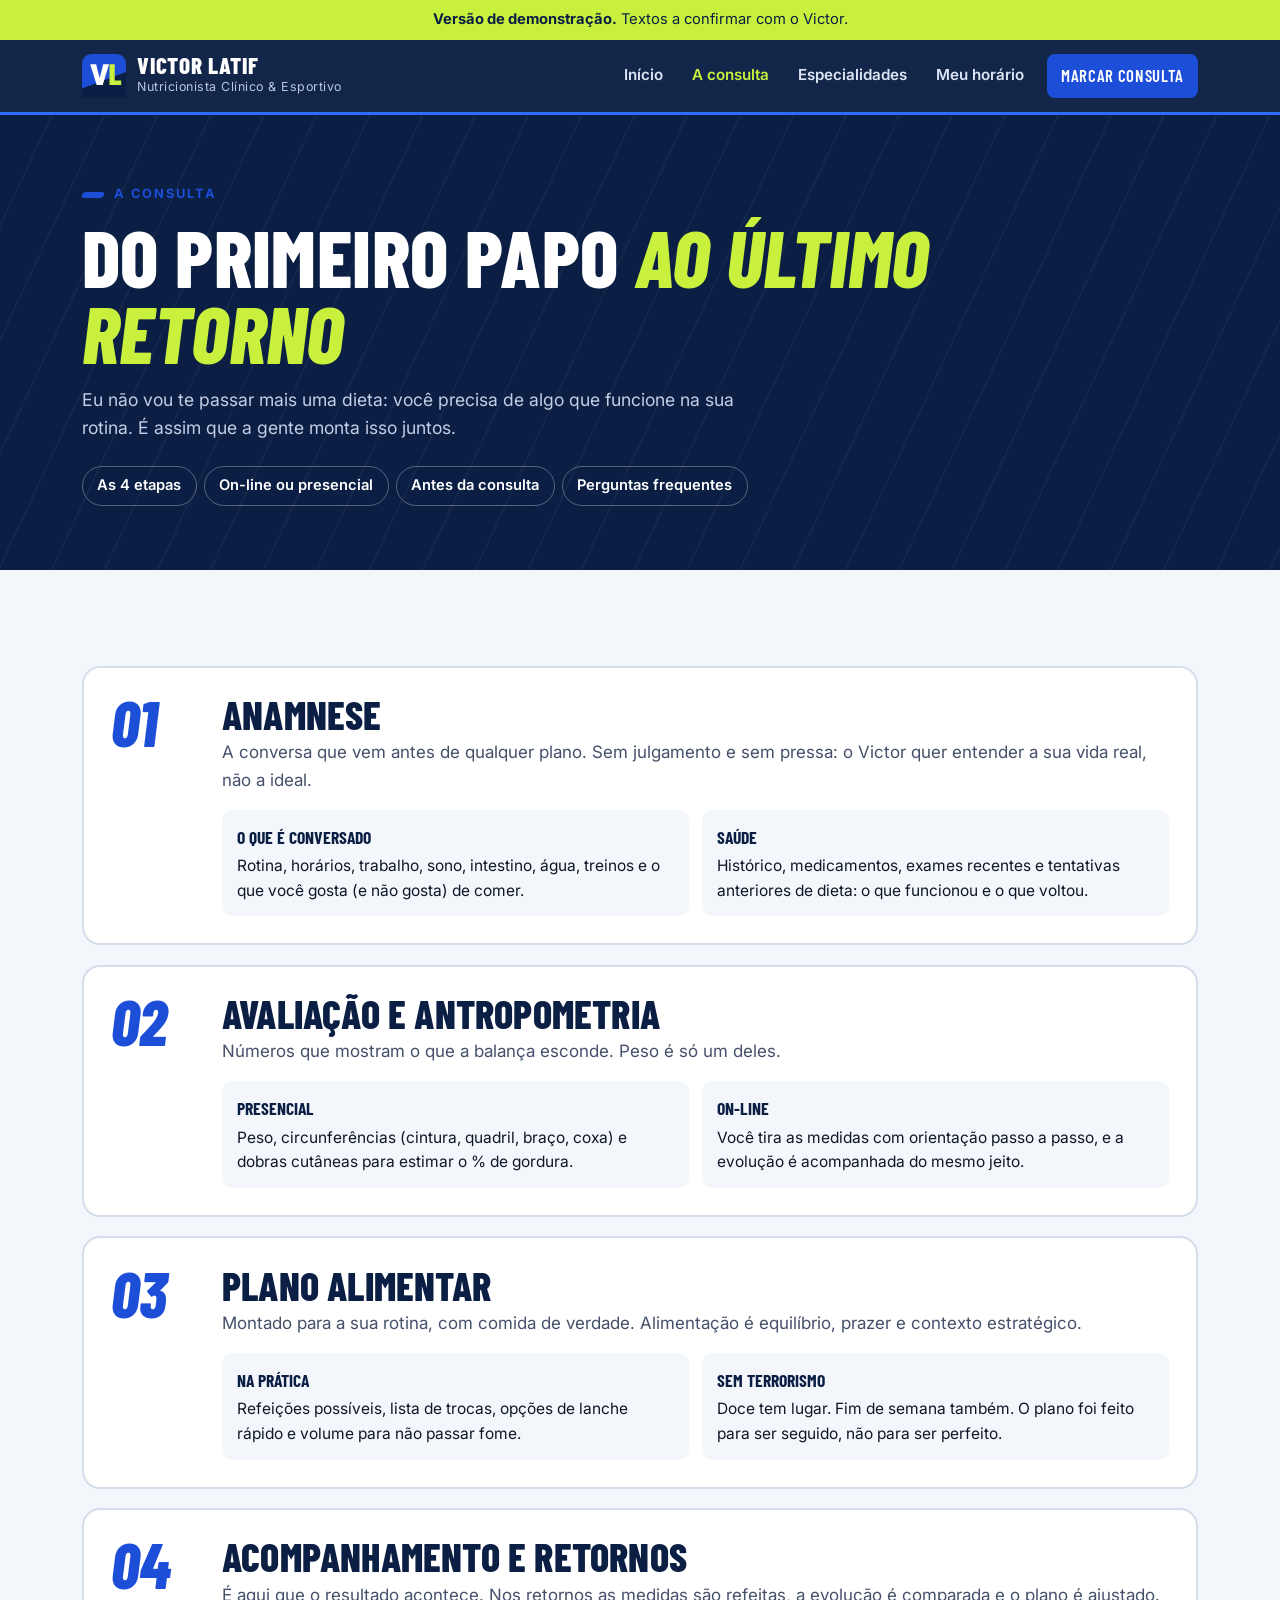
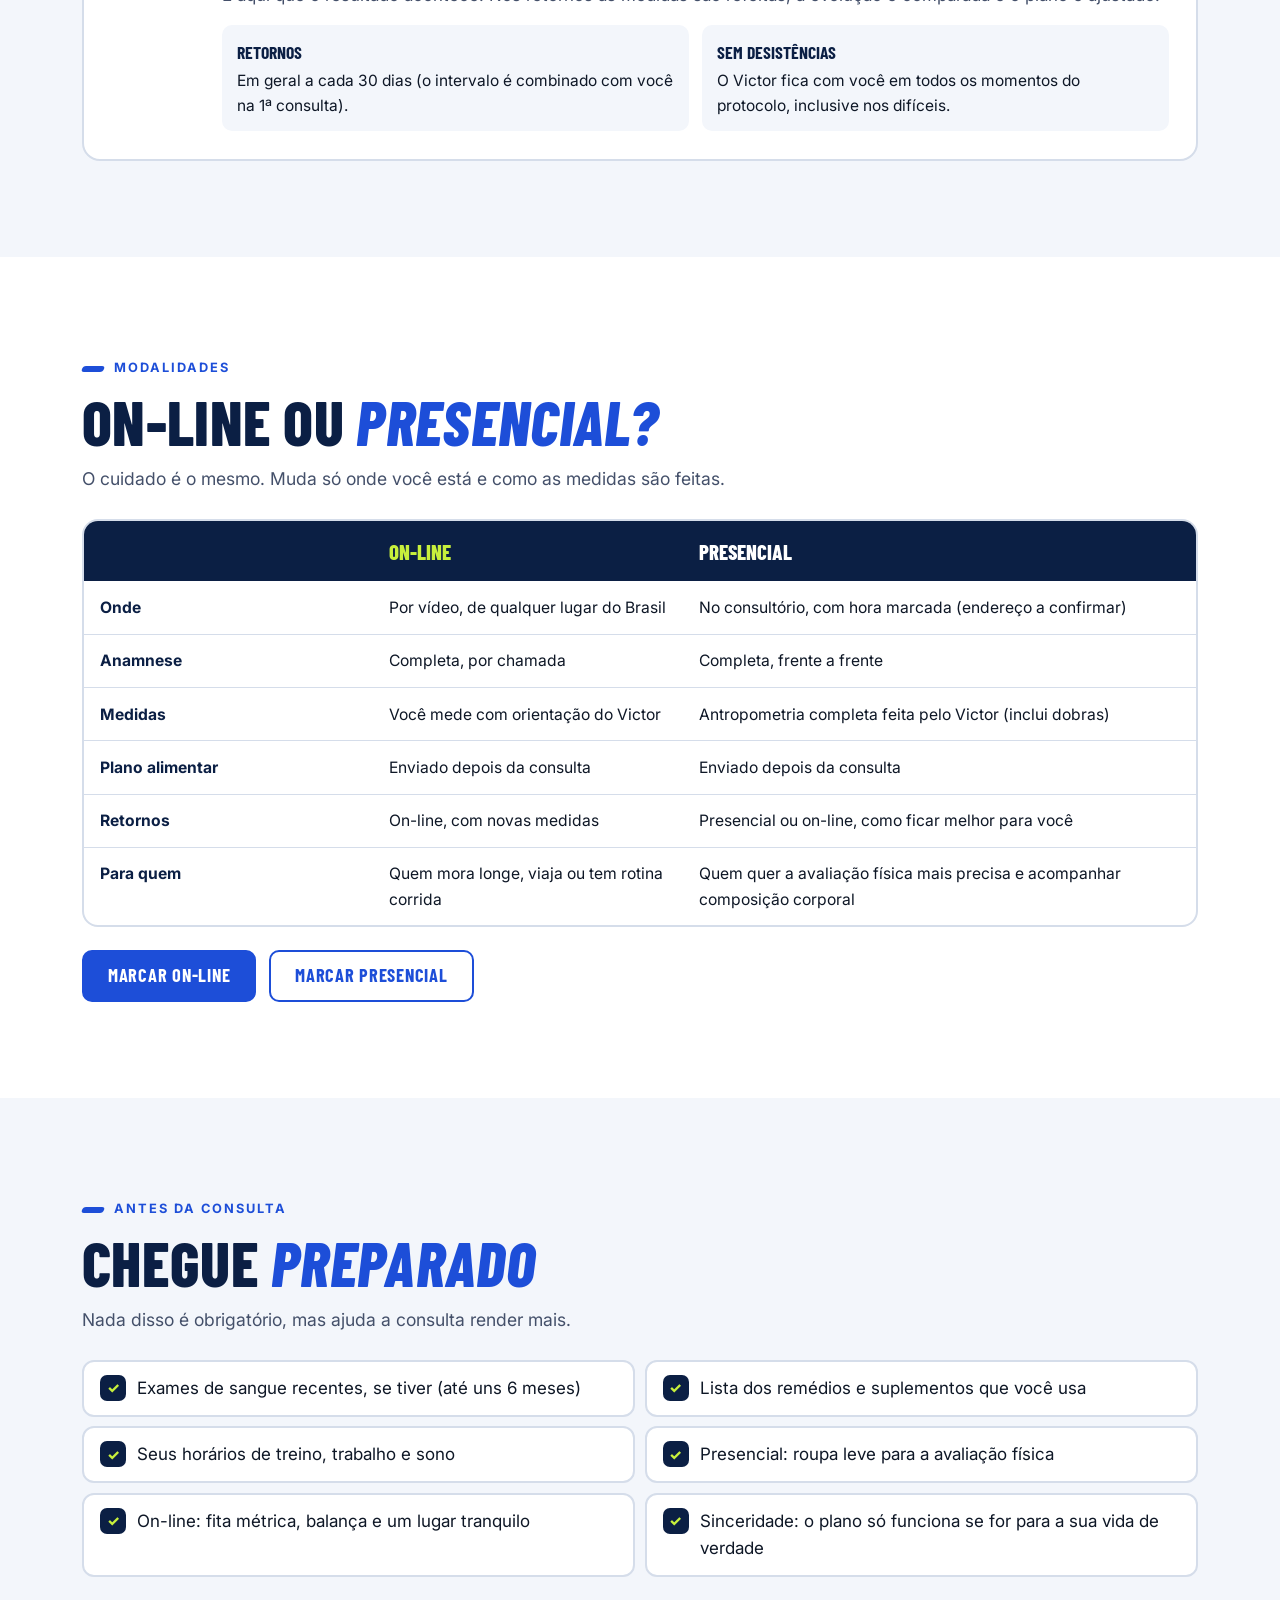
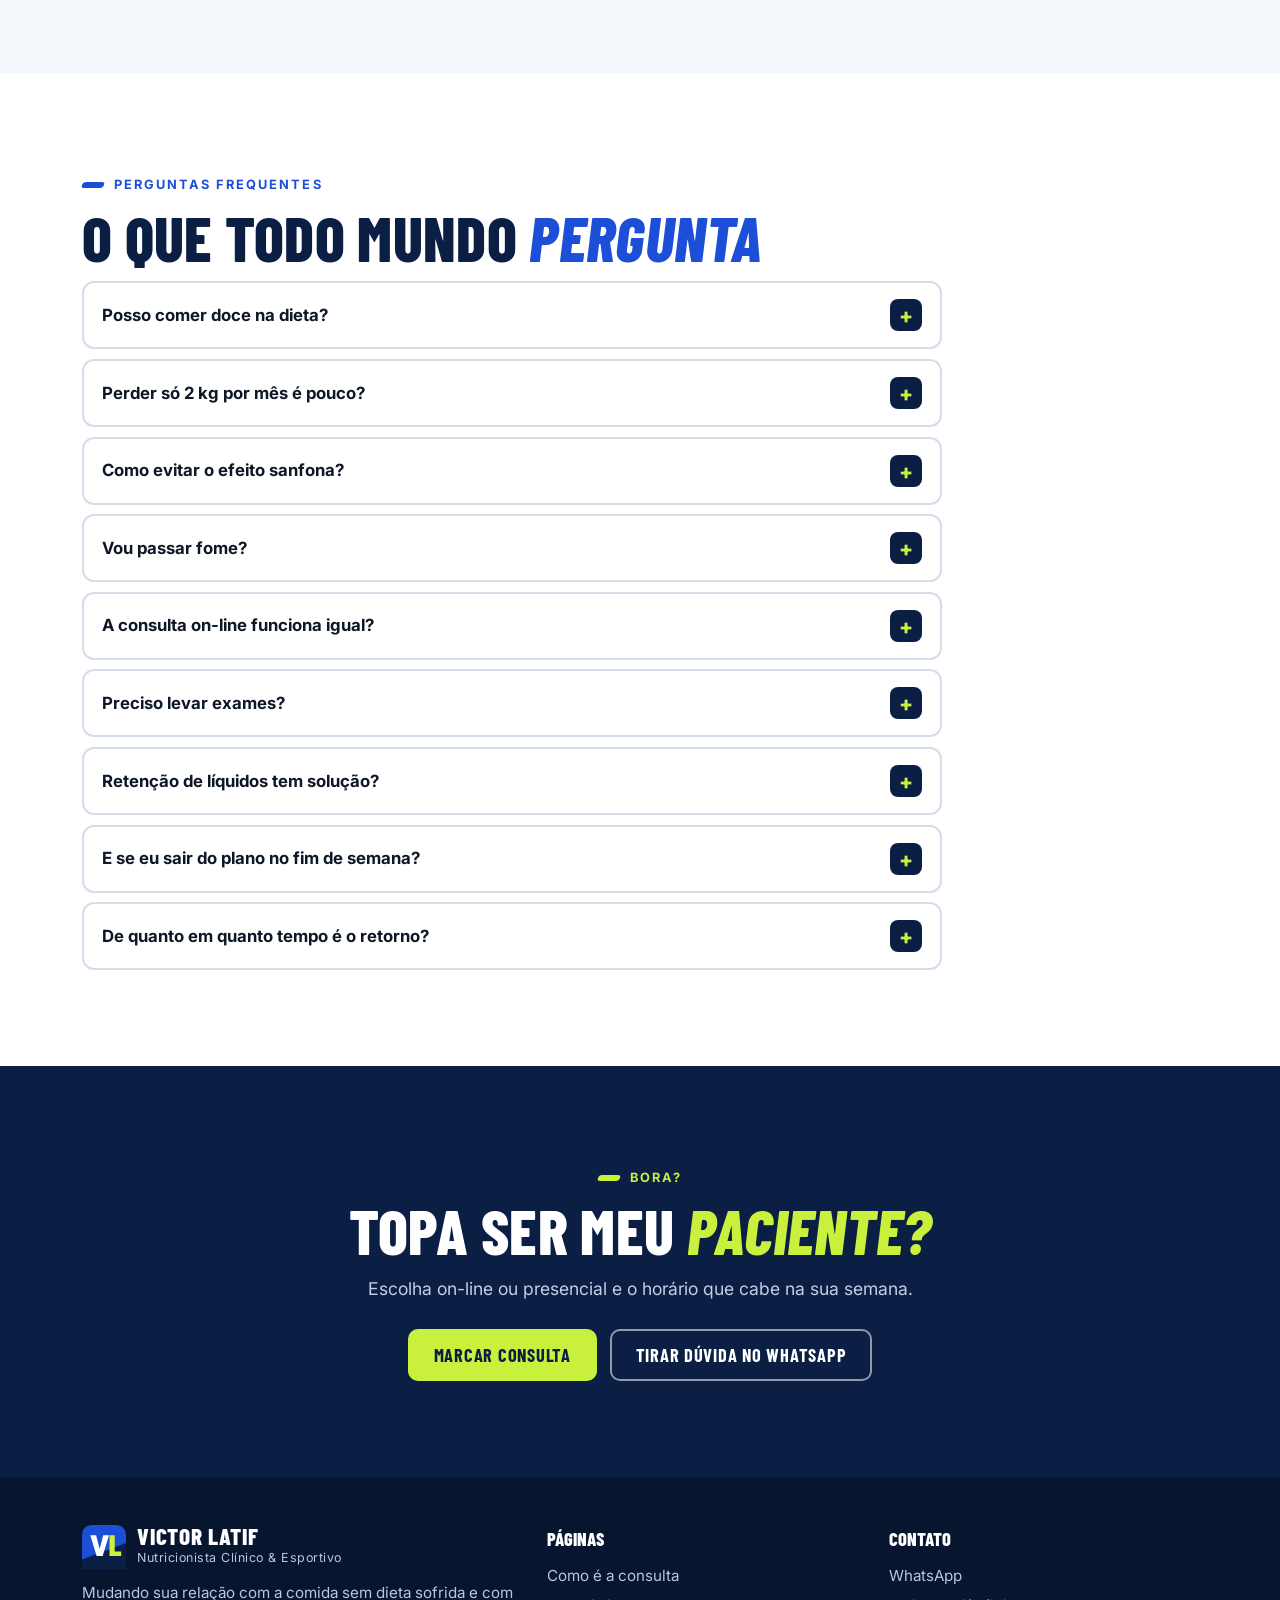
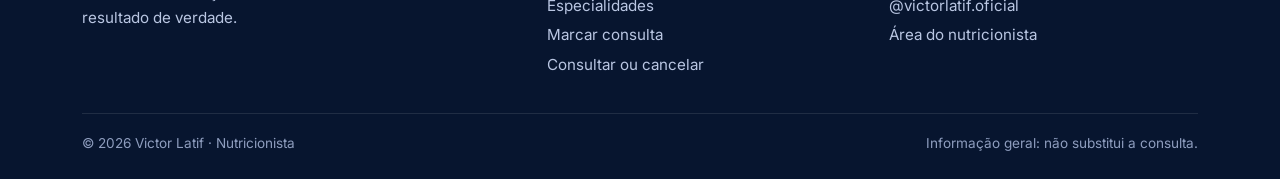
<file: consulta.html>
<!DOCTYPE html>
<html lang="pt-BR">
<head>
<meta charset="UTF-8">
<meta name="viewport" content="width=device-width, initial-scale=1.0">
<title>Como é a consulta · Victor Latif, Nutricionista</title>
<meta name="description" content="Como funciona a consulta com o nutricionista Victor Latif: anamnese, avaliação e antropometria, plano alimentar e acompanhamento. On-line ou presencial.">
<meta name="theme-color" content="#0B1F44">
<link rel="icon" href="assets/marca.svg" type="image/svg+xml">
<link rel="preconnect" href="https://fonts.googleapis.com">
<link rel="preconnect" href="https://fonts.gstatic.com" crossorigin>
<link href="https://fonts.googleapis.com/css2?family=Barlow+Condensed:ital,wght@0,600;0,700;0,800;1,700;1,800&family=Inter:wght@400;500;600;700;800&display=swap" rel="stylesheet">
<link rel="stylesheet" href="assets/estilo.css?v=20261022202341">
</head>
<body>

<div id="faixa-demo" class="faixa-demo" hidden>
  <b>Versão de demonstração.</b> Textos a confirmar com o Victor.
</div>

<header class="topo">
  <div class="wrap topo-in">
    <a class="marca" href="index.html" aria-label="Victor Latif, início">
      <img src="assets/marca.svg" alt="" width="44" height="44">
      <span><b>Victor Latif</b><small>Nutricionista Clínico & Esportivo</small></span>
    </a>
    <button class="btn-menu" id="btn-menu" type="button" aria-expanded="false" aria-controls="menu">Menu</button>
    <nav class="menu" id="menu" aria-label="Páginas">
      <a href="index.html">Início</a>
      <a href="consulta.html">A consulta</a>
      <a href="especialidades.html">Especialidades</a>
      <a href="index.html#meu-horario">Meu horário</a>
      <a class="btn btn-azul mini" href="index.html#agendar">Marcar consulta</a>
    </nav>
  </div>
</header>

<main>
<section class="cab-pag">
  <div class="wrap">
    <p class="olho">A consulta</p>
    <h1>Do primeiro papo <i>ao último retorno</i></h1>
    <p class="sub">Eu não vou te passar mais uma dieta: você precisa de algo que funcione na sua rotina. É assim que a gente monta isso juntos.</p>
    <div class="indice">
      <a href="#etapas">As 4 etapas</a>
      <a href="#modalidades">On-line ou presencial</a>
      <a href="#preparo">Antes da consulta</a>
      <a href="#perguntas">Perguntas frequentes</a>
    </div>
  </div>
</section>

<!-- ================= ETAPAS ================= -->
<section class="secao" id="etapas">
  <div class="wrap">
    <ol class="linha-tempo">
      <li class="lt">
        <span class="lt-num">01</span>
        <div>
          <h2>Anamnese</h2>
          <p>A conversa que vem antes de qualquer plano. Sem julgamento e sem pressa: o Victor quer entender a sua vida real, não a ideal.</p>
          <div class="lt-itens">
            <div><b>O que é conversado</b>Rotina, horários, trabalho, sono, intestino, água, treinos e o que você gosta (e não gosta) de comer.</div>
            <div><b>Saúde</b>Histórico, medicamentos, exames recentes e tentativas anteriores de dieta: o que funcionou e o que voltou.</div>
          </div>
        </div>
      </li>
      <li class="lt">
        <span class="lt-num">02</span>
        <div>
          <h2>Avaliação e antropometria</h2>
          <p>Números que mostram o que a balança esconde. Peso é só um deles.</p>
          <div class="lt-itens">
            <div><b>Presencial</b>Peso, circunferências (cintura, quadril, braço, coxa) e dobras cutâneas para estimar o % de gordura.</div>
            <div><b>On-line</b>Você tira as medidas com orientação passo a passo, e a evolução é acompanhada do mesmo jeito.</div>
          </div>
        </div>
      </li>
      <li class="lt">
        <span class="lt-num">03</span>
        <div>
          <h2>Plano alimentar</h2>
          <p>Montado para a sua rotina, com comida de verdade. Alimentação é equilíbrio, prazer e contexto estratégico.</p>
          <div class="lt-itens">
            <div><b>Na prática</b>Refeições possíveis, lista de trocas, opções de lanche rápido e volume para não passar fome.</div>
            <div><b>Sem terrorismo</b>Doce tem lugar. Fim de semana também. O plano foi feito para ser seguido, não para ser perfeito.</div>
          </div>
        </div>
      </li>
      <li class="lt">
        <span class="lt-num">04</span>
        <div>
          <h2>Acompanhamento e retornos</h2>
          <p>É aqui que o resultado acontece. Nos retornos as medidas são refeitas, a evolução é comparada e o plano é ajustado.</p>
          <div class="lt-itens">
            <div><b>Retornos</b>Em geral a cada 30 dias (o intervalo é combinado com você na 1ª consulta).</div>
            <div><b>Sem desistências</b>O Victor fica com você em todos os momentos do protocolo, inclusive nos difíceis.</div>
          </div>
        </div>
      </li>
    </ol>
  </div>
</section>

<!-- ================= MODALIDADES ================= -->
<section class="secao secao-branca" id="modalidades">
  <div class="wrap">
    <p class="olho">Modalidades</p>
    <h2>On-line ou <i>presencial?</i></h2>
    <p class="sub">O cuidado é o mesmo. Muda só onde você está e como as medidas são feitas.</p>
    <table class="compara">
      <thead><tr><th scope="col">&nbsp;</th><th scope="col">On-line</th><th scope="col">Presencial</th></tr></thead>
      <tbody>
        <tr><th scope="row">Onde</th><td data-rot="On-line">Por vídeo, de qualquer lugar do Brasil</td><td data-rot="Presencial">No consultório, com hora marcada (endereço a confirmar)</td></tr>
        <tr><th scope="row">Anamnese</th><td data-rot="On-line">Completa, por chamada</td><td data-rot="Presencial">Completa, frente a frente</td></tr>
        <tr><th scope="row">Medidas</th><td data-rot="On-line">Você mede com orientação do Victor</td><td data-rot="Presencial">Antropometria completa feita pelo Victor (inclui dobras)</td></tr>
        <tr><th scope="row">Plano alimentar</th><td data-rot="On-line">Enviado depois da consulta</td><td data-rot="Presencial">Enviado depois da consulta</td></tr>
        <tr><th scope="row">Retornos</th><td data-rot="On-line">On-line, com novas medidas</td><td data-rot="Presencial">Presencial ou on-line, como ficar melhor para você</td></tr>
        <tr><th scope="row">Para quem</th><td data-rot="On-line">Quem mora longe, viaja ou tem rotina corrida</td><td data-rot="Presencial">Quem quer a avaliação física mais precisa e acompanhar composição corporal</td></tr>
      </tbody>
    </table>
    <div class="acoes">
      <a class="btn btn-azul" href="index.html?modalidade=online#agendar">Marcar on-line</a>
      <a class="btn btn-linha" href="index.html?modalidade=presencial#agendar">Marcar presencial</a>
    </div>
  </div>
</section>

<!-- ================= PREPARO ================= -->
<section class="secao" id="preparo">
  <div class="wrap">
    <p class="olho">Antes da consulta</p>
    <h2>Chegue <i>preparado</i></h2>
    <p class="sub">Nada disso é obrigatório, mas ajuda a consulta render mais.</p>
    <ul class="checklist">
      <li>Exames de sangue recentes, se tiver (até uns 6 meses)</li>
      <li>Lista dos remédios e suplementos que você usa</li>
      <li>Seus horários de treino, trabalho e sono</li>
      <li>Presencial: roupa leve para a avaliação física</li>
      <li>On-line: fita métrica, balança e um lugar tranquilo</li>
      <li>Sinceridade: o plano só funciona se for para a sua vida de verdade</li>
    </ul>
  </div>
</section>

<!-- ================= FAQ ================= -->
<section class="secao secao-branca" id="perguntas">
  <div class="wrap">
    <p class="olho">Perguntas frequentes</p>
    <h2>O que todo mundo <i>pergunta</i></h2>
    <div class="faq" id="faq"></div>
  </div>
</section>

<section class="secao escuro">
  <div class="wrap cta-final">
    <p class="olho">Bora?</p>
    <h2>Topa ser meu <i>paciente?</i></h2>
    <p class="sub" style="margin-inline:auto">Escolha on-line ou presencial e o horário que cabe na sua semana.</p>
    <div class="acoes">
      <a class="btn btn-lima" href="index.html#agendar">Marcar consulta</a>
      <a class="btn btn-linha" data-zap href="https://wa.me/message/JOFDRP4GDZAZM1" target="_blank" rel="noopener">Tirar dúvida no WhatsApp</a>
    </div>
  </div>
</section>
</main>

<footer class="rodape">
  <div class="wrap">
    <div class="rodape-in">
      <div>
        <a class="marca" href="index.html"><img src="assets/marca.svg" alt="" width="44" height="44"><span><b>Victor Latif</b><small>Nutricionista Clínico & Esportivo</small></span></a>
        <p>Mudando sua relação com a comida sem dieta sofrida e com resultado de verdade.</p>
      </div>
      <div>
        <b class="rodape-titulo">Páginas</b>
        <ul class="rodape-links">
          <li><a href="consulta.html">Como é a consulta</a></li>
          <li><a href="especialidades.html">Especialidades</a></li>
          <li><a href="index.html#agendar">Marcar consulta</a></li>
          <li><a href="index.html#meu-horario">Consultar ou cancelar</a></li>
        </ul>
      </div>
      <div>
        <b class="rodape-titulo">Contato</b>
        <ul class="rodape-links">
          <li><a data-zap href="https://wa.me/message/JOFDRP4GDZAZM1" target="_blank" rel="noopener">WhatsApp</a></li>
          <li><a href="https://www.instagram.com/victorlatif.oficial/" target="_blank" rel="noopener">@victorlatif.oficial</a></li>
          <li><a href="admin.html">Área do nutricionista</a></li>
        </ul>
      </div>
    </div>
    <div class="creditos">
      <span>© <span class="ano"></span> Victor Latif · Nutricionista</span>
      <span>Informação geral: não substitui a consulta.</span>
    </div>
  </div>
</footer>

<script src="assets/config.js?v=20261022202341"></script>
<script src="assets/site.js?v=20261022202341"></script>
</body>
</html>
</file>
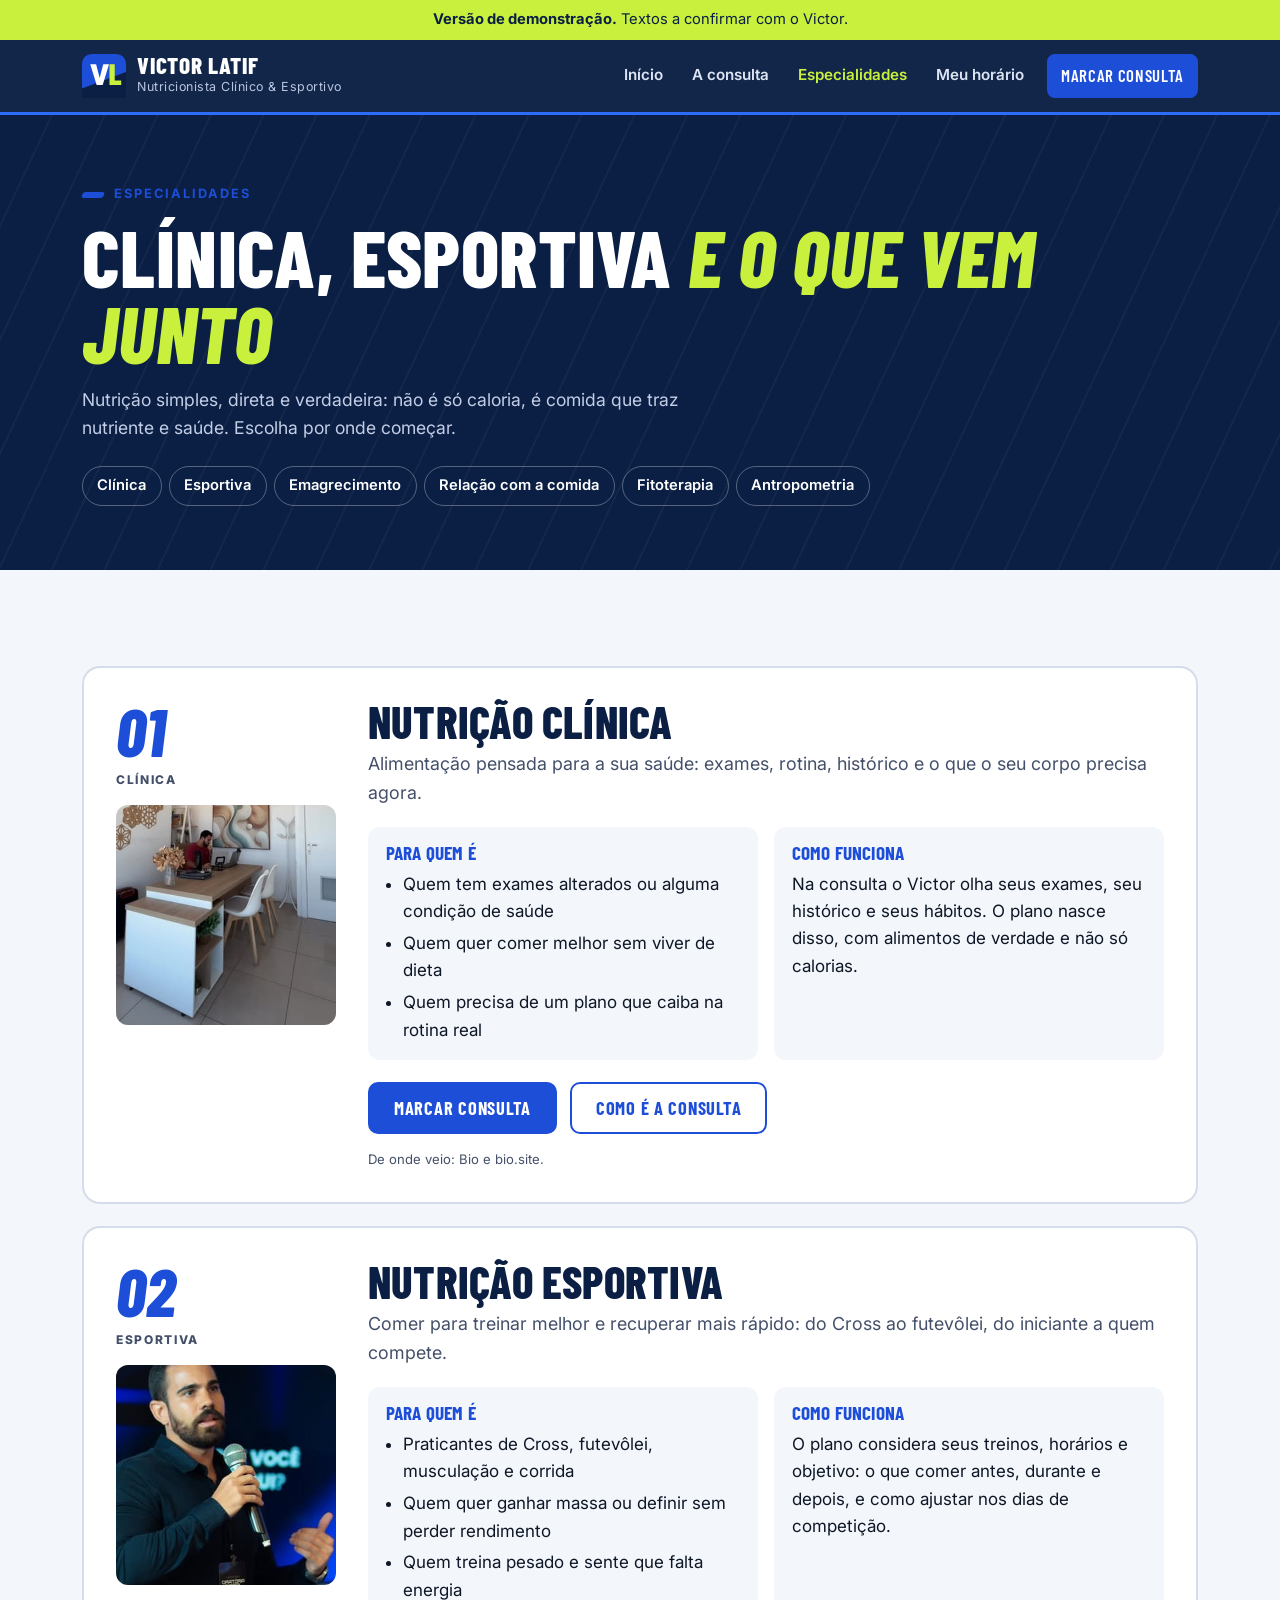
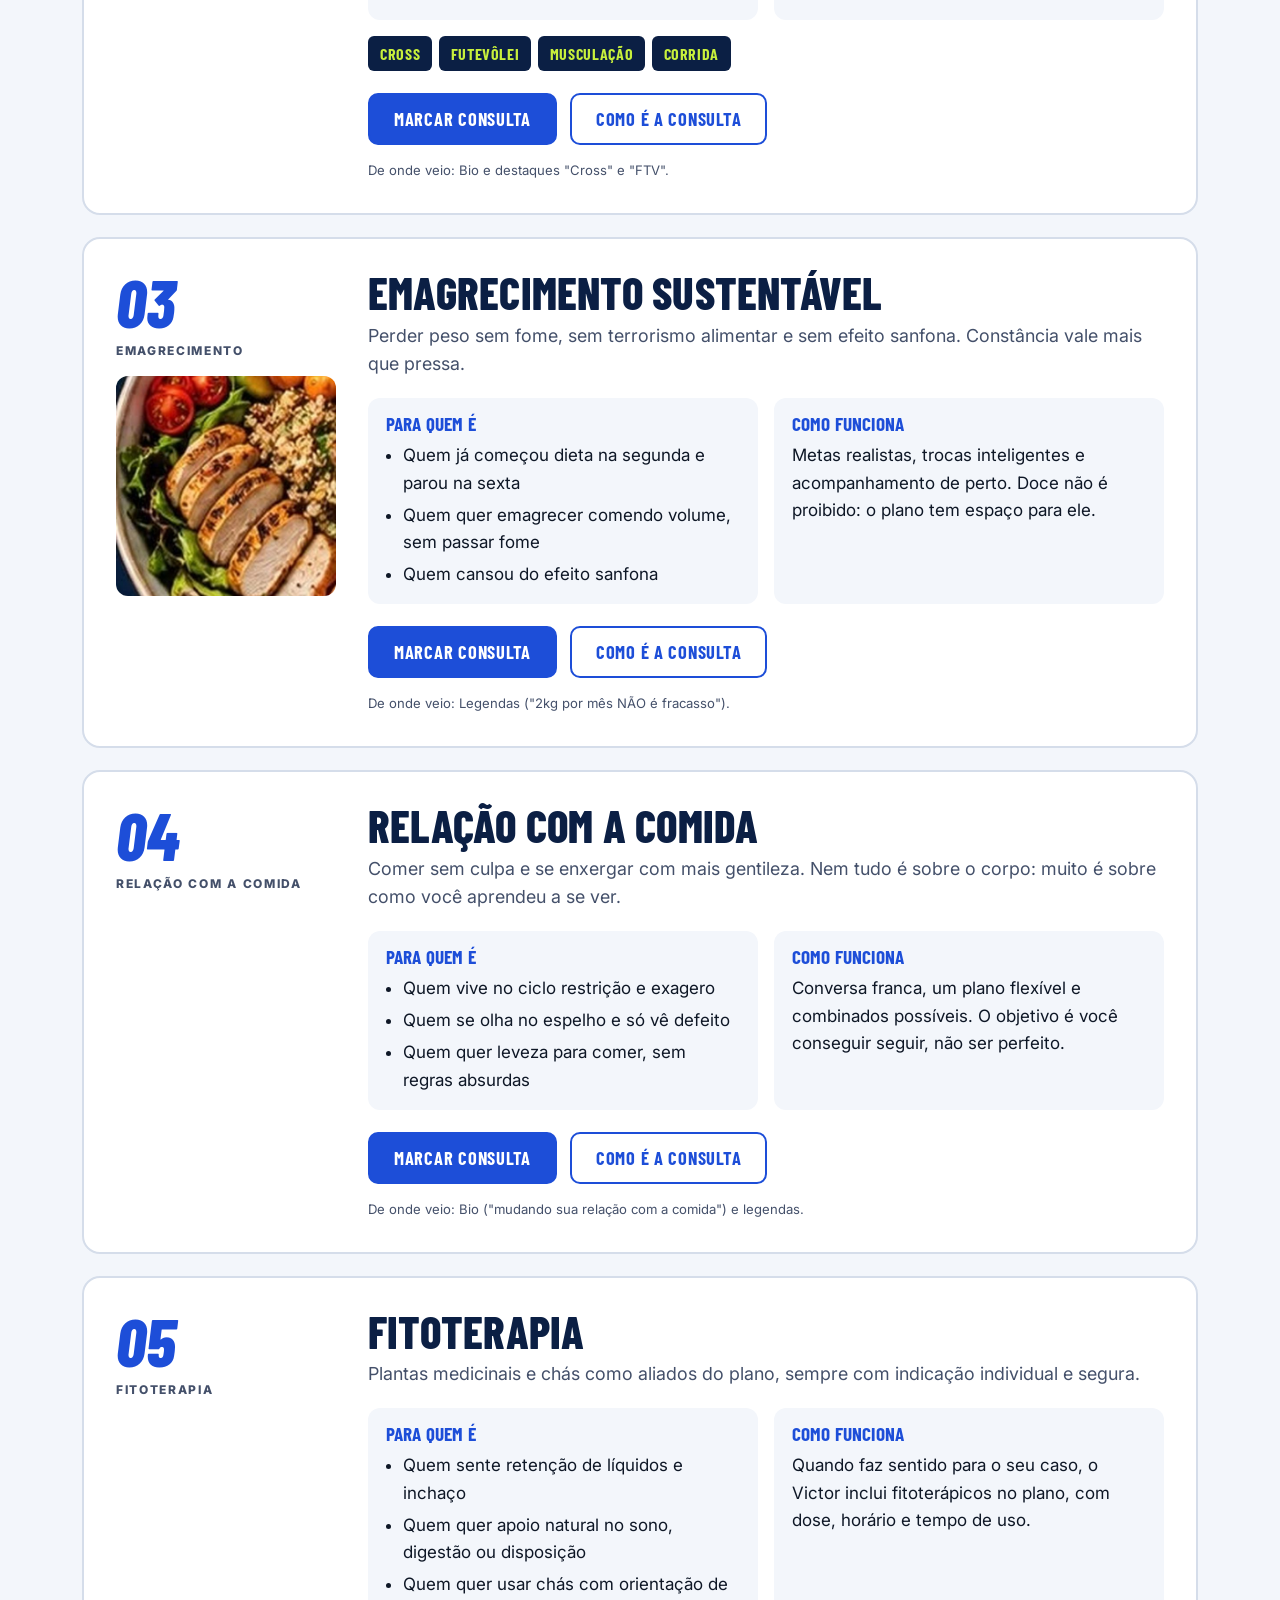
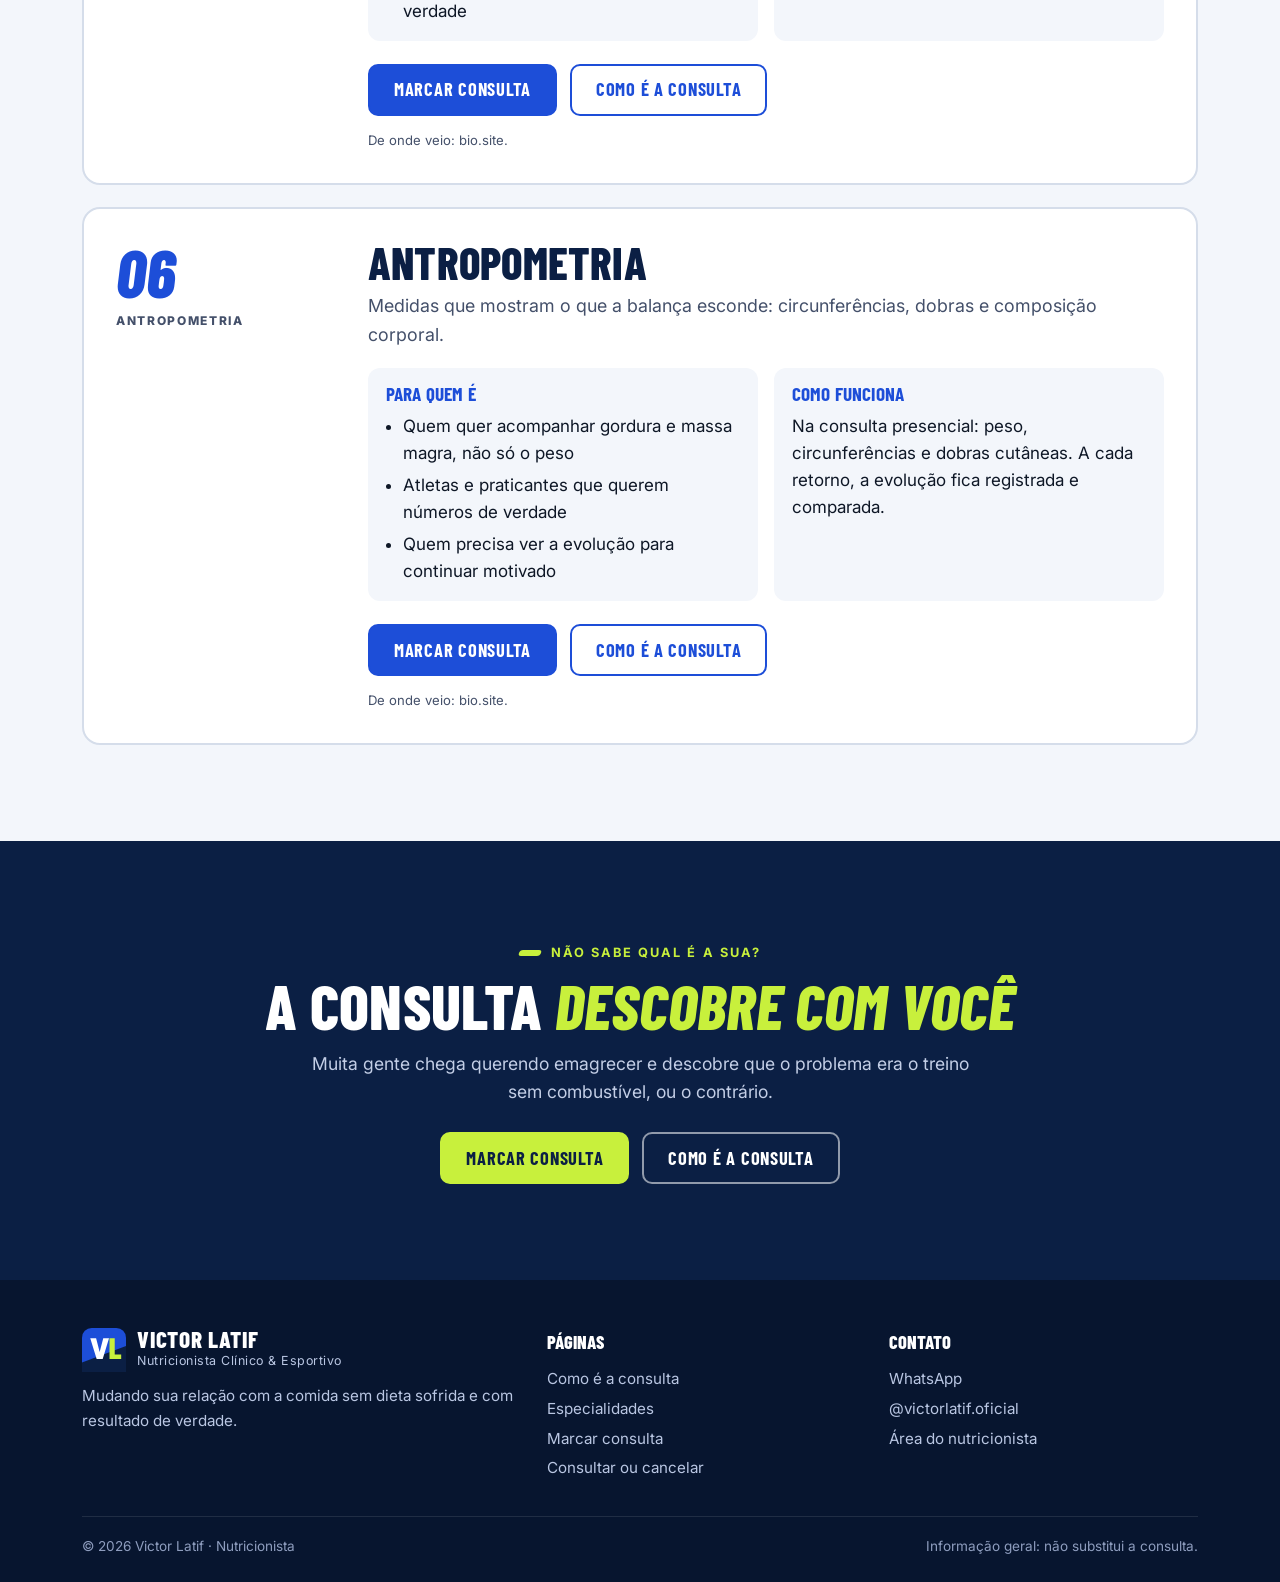
<file: especialidades.html>
<!DOCTYPE html>
<html lang="pt-BR">
<head>
<meta charset="UTF-8">
<meta name="viewport" content="width=device-width, initial-scale=1.0">
<title>Especialidades · Victor Latif, Nutricionista</title>
<meta name="description" content="Nutrição clínica, esportiva (Cross, futevôlei), fitoterapia, antropometria, emagrecimento sustentável e relação com a comida, com o nutricionista Victor Latif.">
<meta name="theme-color" content="#0B1F44">
<link rel="icon" href="assets/marca.svg" type="image/svg+xml">
<link rel="preconnect" href="https://fonts.googleapis.com">
<link rel="preconnect" href="https://fonts.gstatic.com" crossorigin>
<link href="https://fonts.googleapis.com/css2?family=Barlow+Condensed:ital,wght@0,600;0,700;0,800;1,700;1,800&family=Inter:wght@400;500;600;700;800&display=swap" rel="stylesheet">
<link rel="stylesheet" href="assets/estilo.css?v=20261022202341">
</head>
<body>

<div id="faixa-demo" class="faixa-demo" hidden>
  <b>Versão de demonstração.</b> Textos a confirmar com o Victor.
</div>

<header class="topo">
  <div class="wrap topo-in">
    <a class="marca" href="index.html" aria-label="Victor Latif, início">
      <img src="assets/marca.svg" alt="" width="44" height="44">
      <span><b>Victor Latif</b><small>Nutricionista Clínico & Esportivo</small></span>
    </a>
    <button class="btn-menu" id="btn-menu" type="button" aria-expanded="false" aria-controls="menu">Menu</button>
    <nav class="menu" id="menu" aria-label="Páginas">
      <a href="index.html">Início</a>
      <a href="consulta.html">A consulta</a>
      <a href="especialidades.html">Especialidades</a>
      <a href="index.html#meu-horario">Meu horário</a>
      <a class="btn btn-azul mini" href="index.html#agendar">Marcar consulta</a>
    </nav>
  </div>
</header>

<main>
<section class="cab-pag">
  <div class="wrap">
    <p class="olho">Especialidades</p>
    <h1>Clínica, esportiva <i>e o que vem junto</i></h1>
    <p class="sub">Nutrição simples, direta e verdadeira: não é só caloria, é comida que traz nutriente e saúde. Escolha por onde começar.</p>
    <div class="indice" id="indice"></div>
  </div>
</section>

<section class="secao">
  <div class="wrap fichas" id="fichas"></div>
</section>

<section class="secao escuro">
  <div class="wrap cta-final">
    <p class="olho">Não sabe qual é a sua?</p>
    <h2>A consulta <i>descobre com você</i></h2>
    <p class="sub" style="margin-inline:auto">Muita gente chega querendo emagrecer e descobre que o problema era o treino sem combustível, ou o contrário.</p>
    <div class="acoes">
      <a class="btn btn-lima" href="index.html?objetivo=todos#agendar">Marcar consulta</a>
      <a class="btn btn-linha" href="consulta.html">Como é a consulta</a>
    </div>
  </div>
</section>
</main>

<footer class="rodape">
  <div class="wrap">
    <div class="rodape-in">
      <div>
        <a class="marca" href="index.html"><img src="assets/marca.svg" alt="" width="44" height="44"><span><b>Victor Latif</b><small>Nutricionista Clínico & Esportivo</small></span></a>
        <p>Mudando sua relação com a comida sem dieta sofrida e com resultado de verdade.</p>
      </div>
      <div>
        <b class="rodape-titulo">Páginas</b>
        <ul class="rodape-links">
          <li><a href="consulta.html">Como é a consulta</a></li>
          <li><a href="especialidades.html">Especialidades</a></li>
          <li><a href="index.html#agendar">Marcar consulta</a></li>
          <li><a href="index.html#meu-horario">Consultar ou cancelar</a></li>
        </ul>
      </div>
      <div>
        <b class="rodape-titulo">Contato</b>
        <ul class="rodape-links">
          <li><a data-zap href="https://wa.me/message/JOFDRP4GDZAZM1" target="_blank" rel="noopener">WhatsApp</a></li>
          <li><a href="https://www.instagram.com/victorlatif.oficial/" target="_blank" rel="noopener">@victorlatif.oficial</a></li>
          <li><a href="admin.html">Área do nutricionista</a></li>
        </ul>
      </div>
    </div>
    <div class="creditos">
      <span>© <span class="ano"></span> Victor Latif · Nutricionista</span>
      <span>Informação geral: não substitui a consulta.</span>
    </div>
  </div>
</footer>

<script src="assets/config.js?v=20261022202341"></script>
<script src="assets/site.js?v=20261022202341"></script>
</body>
</html>
</file>
<file: assets/estilo.css>
/* =====================================================================
   Victor Latif · Nutricionista Clínico & Esportivo — folha de estilo
   Conceito: PLACAR. Esportivo + clínico. Azul-marinho da marca dele
   (o 🔵 do destaque "Vocês") como base, azul elétrico para ação e um
   verde-limão de "placar" só sobre o marinho, para números e destaques.
   Títulos em Barlow Condensed (caixa alta, itálico = movimento), texto
   em Inter. Faixas diagonais de pista, números grandes, barras de
   progresso: a linguagem de quem mede evolução.
   Contraste: tinta #0E1726 sobre gelo ~17:1; branco sobre marinho ~16:1;
   branco sobre azul #1D4ED8 ~6.7:1; limão sobre marinho ~13:1.
   Limão NUNCA vai sobre fundo claro.
   ===================================================================== */

:root{
  --marinho:  #0B1F44;
  --marinho-2:#132C5C;
  --marinho-3:#1C3A75;
  --azul:     #1D4ED8;
  --azul-2:   #2E6BFF;
  --azul-claro:#DCE7FF;
  --lima:     #C8F03C;
  --gelo:     #F3F6FB;
  --branco:   #FFFFFF;
  --tinta:    #0E1726;
  --tinta-2:  #44506A;
  --linha:    #D5DDEA;
  --zap:      #128C4A;
  --erro:     #B42318;
  --ok:       #0F7A43;

  --titulo: 'Barlow Condensed', 'Arial Narrow', system-ui, sans-serif;
  --corpo:  'Inter', system-ui, -apple-system, 'Segoe UI', sans-serif;
  --larg: 1180px;
  --raio: 14px;
  --sombra: 0 18px 40px -22px rgba(11,31,68,.55);
}

*{margin:0;padding:0;box-sizing:border-box}
[hidden]{display:none !important}
html{scroll-behavior:smooth;-webkit-text-size-adjust:100%;scroll-padding-top:84px}
body{font-family:var(--corpo);font-size:1.0625rem;line-height:1.6;background:var(--gelo);color:var(--tinta);-webkit-font-smoothing:antialiased;overflow-x:hidden}
img{display:block;max-width:100%}
a{color:inherit}
button{font:inherit;color:inherit;background:none;border:none;cursor:pointer}
input,select,textarea{font:inherit;color:inherit}
:focus-visible{outline:3px solid var(--azul-2);outline-offset:3px}
.wrap{max-width:var(--larg);margin:0 auto;padding:0 clamp(1rem,4vw,2rem)}
b,strong{font-weight:700}

/* ---------- tipografia ---------- */
h1,h2{font-family:var(--titulo);font-weight:800;text-transform:uppercase;line-height:.95;letter-spacing:.005em;color:var(--marinho)}
h2{font-size:clamp(2.3rem,6vw,3.9rem);margin-bottom:.9rem}
h1 i,h2 i{font-style:italic;color:var(--azul)}
h3{font-family:var(--titulo);font-weight:700;font-size:1.5rem;text-transform:uppercase;letter-spacing:.01em;line-height:1.05;color:var(--marinho)}
.olho{display:inline-flex;align-items:center;gap:.6rem;font-size:.8rem;font-weight:700;letter-spacing:.16em;text-transform:uppercase;color:var(--azul);margin-bottom:.8rem}
.olho::before{content:"";width:22px;height:6px;border-radius:3px;background:currentColor;transform:skewX(-20deg)}
.sub{max-width:42rem;font-size:1.1rem;color:var(--tinta-2);margin-bottom:1.6rem}
.secao{padding:clamp(3.5rem,8vw,6rem) 0}
.secao-branca{background:var(--branco)}
.escuro{background:var(--marinho);color:#E8EEFA}
.escuro h1,.escuro h2,.escuro h3{color:#fff}
.escuro h1 i,.escuro h2 i{color:var(--lima)}
.escuro .olho{color:var(--lima)}
.escuro .sub{color:#C3CEE6}
.lima{color:var(--lima)}

/* ---------- botões ---------- */
.btn{display:inline-flex;align-items:center;justify-content:center;gap:.55rem;min-height:52px;padding:.8rem 1.5rem;
  font-family:var(--titulo);font-weight:700;font-size:1.15rem;letter-spacing:.04em;text-transform:uppercase;text-decoration:none;text-align:center;line-height:1.1;
  border:2px solid var(--azul);border-radius:10px;transition:transform .15s, box-shadow .15s, background .15s}
.btn:hover{transform:translateY(-2px);box-shadow:var(--sombra)}
.btn:disabled{opacity:.55;cursor:not-allowed;transform:none}
.btn-azul{background:var(--azul);color:#fff}
.btn-azul:hover{background:#1A43BD}
.btn-lima{background:var(--lima);color:var(--marinho);border-color:var(--lima)}
.btn-linha{background:transparent;color:var(--azul)}
.btn-linha:hover{background:var(--azul-claro)}
.escuro .btn-linha,.capa .btn-linha,.cab-pag .btn-linha{color:#fff;border-color:rgba(255,255,255,.55)}
.escuro .btn-linha:hover,.capa .btn-linha:hover{background:rgba(255,255,255,.08)}
.btn-zap{background:var(--zap);color:#fff;border-color:var(--zap)}
.btn-direct{background:var(--marinho);color:#fff;border-color:var(--marinho)}
.btn-bloco{width:100%}
.mini{min-height:44px;padding:.45rem 1rem;font-size:1rem}
.acoes{display:flex;flex-wrap:wrap;gap:.8rem;margin-top:1.4rem}
.faixa-demo{background:var(--lima);color:var(--marinho);text-align:center;padding:.5rem 1rem;font-size:.92rem}

/* ---------- topo ---------- */
.topo{position:sticky;top:0;z-index:30;background:rgba(11,31,68,.97);color:#fff;border-bottom:3px solid var(--azul-2)}
.topo-in{display:flex;align-items:center;gap:1rem;min-height:72px}
.marca{display:flex;align-items:center;gap:.7rem;text-decoration:none;margin-right:auto;min-width:0}
.marca img{width:44px;height:44px;flex:none}
.marca b{display:block;font-family:var(--titulo);font-size:1.45rem;font-weight:800;text-transform:uppercase;letter-spacing:.03em;line-height:1}
.marca small{display:block;font-size:.78rem;color:#B9C6E2;letter-spacing:.04em;white-space:nowrap;overflow:hidden;text-overflow:ellipsis}
.btn-menu{display:none;min-height:44px;padding:.4rem 1rem;border:2px solid rgba(255,255,255,.5);border-radius:10px;font-family:var(--titulo);font-weight:700;text-transform:uppercase;font-size:1.05rem;letter-spacing:.05em}
.menu{display:flex;align-items:center;gap:.3rem}
.menu a{text-decoration:none;font-weight:600;font-size:.95rem;padding:.55rem .75rem;border-radius:8px;color:#DDE5F5}
.menu a:hover{background:rgba(255,255,255,.08);color:#fff}
.menu a[aria-current=page]{color:var(--lima)}
.menu .btn{color:#fff;margin-left:.4rem;font-size:1.05rem}
@media (max-width:900px){
  .btn-menu{display:inline-flex;align-items:center}
  .menu{display:none;position:absolute;left:0;right:0;top:100%;flex-direction:column;align-items:stretch;background:var(--marinho);padding:.6rem 1rem 1.2rem;border-bottom:3px solid var(--azul-2)}
  .menu.aberto{display:flex}
  .menu a{padding:.85rem .6rem;font-size:1.05rem;border-bottom:1px solid rgba(255,255,255,.08)}
  .menu .btn{margin:.8rem 0 0}
}

/* ---------- capa ---------- */
.capa{position:relative;overflow:hidden;background:var(--marinho);color:#E8EEFA;padding:clamp(2.5rem,6vw,4.5rem) 0 clamp(3rem,7vw,5rem)}
.capa::before{content:"";position:absolute;inset:0;background:
  repeating-linear-gradient(115deg,transparent 0 46px,rgba(255,255,255,.035) 46px 48px),
  radial-gradient(60% 70% at 85% 30%,rgba(46,107,255,.38),transparent 70%);pointer-events:none}
.capa-in{position:relative;display:grid;grid-template-columns:1.15fr .85fr;gap:clamp(2rem,5vw,4rem);align-items:center}
.capa h1{color:#fff;font-size:clamp(3rem,8.4vw,6.2rem)}
.capa h1 i{color:var(--lima);display:block}
.capa .lead{font-size:clamp(1.08rem,2vw,1.25rem);max-width:36rem;color:#CAD5EC;margin:1.2rem 0 1.4rem}
.capa .lead b{color:#fff}
.pilulas{display:flex;flex-wrap:wrap;gap:.5rem;margin-top:1.4rem;list-style:none}
.pilulas li{display:inline-flex;align-items:center;gap:.45rem;padding:.4rem .8rem;border:1.5px solid rgba(255,255,255,.28);border-radius:999px;font-size:.92rem;font-weight:600;color:#fff}
.pilulas li::before{content:"";width:8px;height:8px;border-radius:50%;background:var(--lima)}
.capa-foto{position:relative;max-width:440px;justify-self:end;width:100%;margin-bottom:3rem}
.capa-foto .moldura{position:relative;border-radius:22px;overflow:hidden;transform:rotate(-2deg);box-shadow:0 30px 60px -25px rgba(0,0,0,.7);border:4px solid var(--azul-2)}
.capa-foto .moldura img{width:100%;aspect-ratio:1/1;object-fit:cover}
.capa-foto .moldura::after{content:"";position:absolute;inset:auto 0 0 0;height:45%;background:linear-gradient(transparent,rgba(11,31,68,.85))}
.capa-foto .nome-foto{position:absolute;right:1.1rem;bottom:1rem;text-align:right;z-index:2;font-family:var(--titulo);text-transform:uppercase;line-height:1;color:#fff}
.capa-foto .nome-foto b{display:block;font-size:1.9rem;font-weight:800}
.capa-foto .nome-foto span{font-size:1rem;color:var(--lima);font-weight:700;letter-spacing:.06em}
.placa{position:absolute;z-index:3;background:#fff;color:var(--tinta);border-radius:12px;padding:.7rem .9rem;box-shadow:var(--sombra);font-size:.9rem;line-height:1.25}
.placa b{font-family:var(--titulo);font-size:1.7rem;font-weight:800;color:var(--marinho);display:block;line-height:1}
.placa-ritmo{left:-1.4rem;top:1.4rem;transform:rotate(-3deg)}
.placa-ritmo b{color:var(--azul)}
.placa-vaga{left:-1.2rem;bottom:-3.8rem;background:var(--lima);color:var(--marinho);max-width:250px}
.placa-vaga .pv-rot{font-size:.74rem;font-weight:800;letter-spacing:.12em;text-transform:uppercase}
.placa-vaga b{font-size:1.45rem;margin:.15rem 0 .45rem}
.placa-vaga button{font-weight:800;text-decoration:underline;text-underline-offset:3px;font-size:.92rem}
@media (max-width:860px){
  .capa-in{grid-template-columns:1fr}
  .capa-foto{justify-self:center;max-width:340px;margin:1rem auto 4.5rem}
  .placa-ritmo{left:-.4rem}
  .placa-vaga{left:-.3rem}
}

/* ---------- faixa de frases (ticker) ---------- */
.ticker{background:var(--lima);color:var(--marinho);overflow:hidden;border-block:3px solid var(--marinho)}
.ticker-in{display:flex;gap:2.4rem;width:max-content;padding:.7rem 0;animation:corre 38s linear infinite;font-family:var(--titulo);font-weight:800;font-size:1.35rem;text-transform:uppercase;font-style:italic;white-space:nowrap}
.ticker-in span::after{content:"●";margin-left:2.4rem;color:var(--azul)}
@keyframes corre{to{transform:translateX(-50%)}}
@media (prefers-reduced-motion:reduce){.ticker-in{animation:none;flex-wrap:wrap;width:auto;padding-inline:1rem}}

/* ---------- manifesto "Topa ser meu paciente?" ---------- */
.topa{display:grid;grid-template-columns:1fr 1fr;gap:clamp(1.5rem,4vw,3rem);align-items:start}
.topa-col{border-radius:var(--raio);padding:clamp(1.3rem,3vw,2rem)}
.topa-nao{background:var(--branco);border:2px solid var(--linha)}
.topa-sim{background:var(--marinho);color:#E8EEFA}
.topa-col h3{margin-bottom:1rem}
.topa-sim h3{color:var(--lima)}
.topa-col ul{list-style:none;display:grid;gap:.85rem}
.topa-col li{display:flex;gap:.75rem;align-items:flex-start;font-size:1.06rem}
.topa-nao li span{text-decoration:line-through;text-decoration-thickness:2px;text-decoration-color:var(--erro);color:var(--tinta-2)}
.topa-col li::before{flex:none;width:28px;height:28px;border-radius:8px;display:grid;place-items:center;font-weight:800;font-size:.95rem;margin-top:.05rem}
.topa-nao li::before{content:"✕";background:#FDE8E7;color:var(--erro)}
.topa-sim li::before{content:"✓";background:var(--lima);color:var(--marinho)}
.citacao{font-family:var(--titulo);font-style:italic;font-weight:700;font-size:clamp(1.6rem,3.6vw,2.3rem);line-height:1.1;text-transform:uppercase;color:var(--marinho);margin-top:2rem;max-width:46rem}
.citacao::before{content:"“";color:var(--azul)}
.citacao::after{content:"”";color:var(--azul)}
.assina{margin-top:.6rem;font-weight:700;color:var(--tinta-2)}
@media (max-width:760px){.topa{grid-template-columns:1fr}}

/* ---------- objetivos ---------- */
.objs-capa{display:grid;grid-template-columns:repeat(auto-fill,minmax(200px,1fr));gap:.7rem}
.obj-capa{display:flex;align-items:center;gap:.8rem;min-height:66px;padding:.8rem 1rem;background:var(--branco);border:2px solid var(--linha);border-radius:12px;text-decoration:none;font-weight:700;line-height:1.25;transition:border-color .15s, transform .15s}
.obj-capa:hover{border-color:var(--azul);transform:translateY(-2px)}
.obj-ic{flex:none;width:40px;height:40px;border-radius:10px;display:grid;place-items:center;background:var(--marinho);color:var(--lima);font-weight:800;font-size:1.15rem}

/* ---------- ritmo 2kg ---------- */
.ritmo{display:grid;grid-template-columns:.9fr 1.1fr;gap:clamp(1.5rem,5vw,4rem);align-items:center}
.ritmo-num{font-family:var(--titulo);font-weight:800;font-style:italic;line-height:.85;text-transform:uppercase}
.ritmo-num .grande{display:block;font-size:clamp(5rem,15vw,9rem);color:var(--lima)}
.ritmo-num .peq{display:block;font-size:clamp(1.4rem,3vw,2rem);color:#fff}
.barras{display:grid;grid-template-columns:repeat(12,1fr);gap:6px;align-items:end;height:220px;padding:1rem;background:var(--marinho-2);border-radius:var(--raio);border:1px solid rgba(255,255,255,.1)}
.barra{position:relative;background:linear-gradient(to top,var(--azul-2),#6F9BFF);border-radius:5px 5px 2px 2px;min-height:6px;transform-origin:bottom;animation:sobe .9s ease-out both}
.barra:last-child{background:linear-gradient(to top,#9CC21F,var(--lima))}
.barra span{position:absolute;bottom:calc(100% + 4px);left:50%;transform:translateX(-50%);font-size:.7rem;font-weight:700;color:#C3CEE6;white-space:nowrap}
.barras-leg{display:grid;grid-template-columns:repeat(12,1fr);gap:6px;padding:0 1rem;margin-top:.4rem;font-size:.72rem;color:#93A3C4;text-align:center}
@keyframes sobe{from{transform:scaleY(0)}}
.ritmo .nota{font-size:.88rem;color:#93A3C4;margin-top:.9rem}
@media (max-width:820px){.ritmo{grid-template-columns:1fr}.barra span{display:none}.barra:nth-child(3n) span,.barra:last-child span{display:block}}

/* ---------- especialidades (cards) ---------- */
.cab-secao{display:flex;justify-content:space-between;align-items:flex-end;gap:1rem;flex-wrap:wrap;margin-bottom:1.6rem}
.grade-esp{display:grid;grid-template-columns:repeat(3,1fr);gap:1rem}
.esp-card{position:relative;display:flex;flex-direction:column;gap:.5rem;padding:1.4rem 1.3rem 1.2rem;background:var(--branco);border:2px solid var(--linha);border-radius:var(--raio);text-decoration:none;transition:border-color .15s,transform .15s;overflow:hidden}
.esp-card:hover{border-color:var(--azul);transform:translateY(-3px)}
.esp-card .num{font-family:var(--titulo);font-weight:800;font-style:italic;font-size:2.6rem;line-height:1;color:var(--azul-claro);position:absolute;right:1rem;top:.6rem}
.esp-card h3{position:relative;padding-right:3rem}
.esp-card p{color:var(--tinta-2);font-size:.98rem}
.esp-card .mais{margin-top:auto;padding-top:.5rem;font-weight:700;color:var(--azul);font-size:.95rem}
@media (max-width:900px){.grade-esp{grid-template-columns:1fr 1fr}}
@media (max-width:560px){.grade-esp{grid-template-columns:1fr}}

/* ---------- passos da consulta ---------- */
.passos-consulta{list-style:none;display:grid;grid-template-columns:repeat(4,1fr);gap:1rem;counter-reset:p}
.passos-consulta li{position:relative;padding:1.3rem 1.2rem;border-radius:var(--raio);background:var(--marinho-2);border:1px solid rgba(255,255,255,.12)}
.passos-consulta li::before{counter-increment:p;content:"0" counter(p);display:block;font-family:var(--titulo);font-weight:800;font-style:italic;font-size:2.4rem;color:var(--lima);line-height:1;margin-bottom:.5rem}
.passos-consulta h3{font-size:1.35rem;margin-bottom:.35rem}
.passos-consulta p{color:#C3CEE6;font-size:.97rem}
.passos-consulta li:not(:last-child)::after{content:"";position:absolute;top:2.1rem;right:-1rem;width:1rem;height:3px;background:var(--azul-2)}
@media (max-width:900px){.passos-consulta{grid-template-columns:1fr 1fr}.passos-consulta li::after{display:none}}
@media (max-width:520px){.passos-consulta{grid-template-columns:1fr}}

/* ---------- vocês (pacientes que marcam) ---------- */
.voces{display:grid;grid-template-columns:repeat(3,1fr);gap:1rem}
.voce{display:flex;flex-direction:column;gap:.7rem;padding:1.3rem;border-radius:var(--raio);background:var(--branco);border:2px solid var(--linha)}
.voce .bola{width:46px;height:46px;border-radius:50%;background:var(--azul-2);display:grid;place-items:center;color:#fff;font-family:var(--titulo);font-weight:800;font-size:1.3rem}
.voce b{font-size:1.05rem}
.voce .arroba{color:var(--tinta-2);font-size:.92rem}
.voce q{font-family:var(--titulo);font-style:italic;font-weight:700;font-size:1.35rem;text-transform:uppercase;line-height:1.1;color:var(--marinho)}
.voce a{margin-top:auto;font-weight:700;color:var(--azul);font-size:.95rem}
.voce-fim{background:var(--marinho);color:#E8EEFA;border-color:var(--marinho)}
.voce-fim b{color:var(--lima)}
@media (max-width:900px){.voces{grid-template-columns:1fr}}

/* ---------- hidratação ---------- */
.hidra{display:grid;grid-template-columns:1fr 1fr;gap:clamp(1.5rem,4vw,3rem);align-items:center}
.hidra-box{background:var(--branco);border:2px solid var(--linha);border-radius:var(--raio);padding:clamp(1.2rem,3vw,1.8rem)}
.hidra-linha{display:flex;gap:.7rem;align-items:flex-end;flex-wrap:wrap}
.hidra-linha .campo{flex:1;min-width:140px}
.hidra-res{margin-top:1.2rem;display:grid;grid-template-columns:auto 1fr;gap:1.1rem;align-items:center}
.garrafa{width:78px;height:150px;border:4px solid var(--marinho);border-radius:18px 18px 14px 14px;position:relative;overflow:hidden;background:var(--gelo)}
.garrafa::before{content:"";position:absolute;top:-4px;left:50%;transform:translateX(-50%);width:30px;height:12px;background:var(--marinho);border-radius:0 0 6px 6px}
.agua{position:absolute;left:0;right:0;bottom:0;height:0;background:linear-gradient(to top,var(--azul),var(--azul-2));transition:height .6s ease}
.hidra-num{font-family:var(--titulo);font-weight:800;font-size:3.4rem;line-height:1;color:var(--azul)}
.hidra-det{color:var(--tinta-2);font-size:.98rem}
.aviso-fino{margin-top:1rem;padding:.7rem .9rem;border-left:4px solid var(--azul);background:var(--azul-claro);border-radius:6px;font-size:.92rem;color:var(--tinta)}
@media (max-width:820px){.hidra{grid-template-columns:1fr}}

/* ---------- no instagram ---------- */
.conteudos{display:grid;grid-template-columns:repeat(4,1fr);gap:.9rem}
.cont{display:flex;flex-direction:column;justify-content:space-between;gap:1rem;min-height:170px;padding:1.2rem;border-radius:var(--raio);background:var(--marinho);color:#fff;text-decoration:none;position:relative;overflow:hidden;transition:transform .15s}
.cont:hover{transform:translateY(-3px)}
.cont::before{content:"";position:absolute;inset:0;background:repeating-linear-gradient(115deg,transparent 0 26px,rgba(255,255,255,.04) 26px 28px)}
.cont small{position:relative;font-weight:700;letter-spacing:.14em;text-transform:uppercase;font-size:.72rem;color:var(--lima)}
.cont b{position:relative;font-family:var(--titulo);font-weight:800;font-size:1.65rem;text-transform:uppercase;line-height:1}
.cont span{position:relative;font-size:.9rem;color:#C3CEE6}
.cont-foto{background:#0E1E3F}
.cont-foto img{position:absolute;inset:0;width:100%;height:100%;object-fit:cover;opacity:.45}
@media (max-width:900px){.conteudos{grid-template-columns:1fr 1fr}}

/* ---------- agendamento ---------- */
.painel{background:var(--branco);border-radius:18px;padding:clamp(1.1rem,3vw,2rem);box-shadow:var(--sombra);border:2px solid var(--linha);max-width:900px}
.passos{display:flex;gap:.4rem;margin-bottom:1.3rem;flex-wrap:wrap}
.passo{flex:1;min-width:110px;padding:.55rem .7rem;border-radius:8px;font-family:var(--titulo);font-weight:700;font-size:1rem;text-transform:uppercase;letter-spacing:.03em;background:var(--gelo);color:var(--tinta-2);border-bottom:4px solid var(--linha)}
.passo[data-estado=atual]{background:var(--marinho);color:#fff;border-color:var(--lima)}
.passo[data-estado=feito]{color:var(--marinho);border-color:var(--azul)}
.escolhas{display:flex;flex-wrap:wrap;gap:.5rem;margin-bottom:1rem}
.escolha{display:flex;flex-direction:column;align-items:flex-start;padding:.45rem .8rem;border:1.5px solid var(--linha);border-radius:10px;text-align:left;font-weight:600;font-size:.95rem}
.escolha small{font-size:.7rem;letter-spacing:.12em;text-transform:uppercase;color:var(--tinta-2)}
.escolha:hover{border-color:var(--azul)}
.etapa{display:none}
.etapa[data-ativa]{display:block;animation:entra .25s ease}
@keyframes entra{from{opacity:0;transform:translateY(6px)}}
.etapa h3{font-size:1.8rem;margin-bottom:.3rem}
.dica{color:var(--tinta-2);margin-bottom:1rem}
.bloco-ag{margin-top:1.3rem}
.bloco-ag>.rotulo-campo{display:block;font-family:var(--titulo);font-weight:700;font-size:1.2rem;text-transform:uppercase;color:var(--marinho);margin-bottom:.55rem}
.mods{display:grid;grid-template-columns:1fr 1fr;gap:.7rem}
.mod{display:flex;gap:.9rem;align-items:center;text-align:left;padding:1rem;border:2px solid var(--linha);border-radius:12px;background:var(--branco);transition:border-color .15s}
.mod:hover{border-color:var(--azul)}
.mod[aria-pressed=true]{border-color:var(--azul);background:var(--azul-claro)}
.mod-ic{flex:none;width:48px;height:48px;border-radius:12px;background:var(--marinho);color:var(--lima);display:grid;place-items:center}
.mod strong{display:block;font-family:var(--titulo);font-weight:800;font-size:1.45rem;text-transform:uppercase;line-height:1}
.mod span span{font-size:.92rem;color:var(--tinta-2)}
.objs{display:flex;flex-wrap:wrap;gap:.5rem}
.obj{display:inline-flex;align-items:center;gap:.5rem;min-height:46px;padding:.4rem .9rem .4rem .45rem;border:2px solid var(--linha);border-radius:999px;font-weight:600;font-size:.97rem;background:var(--branco)}
.obj .obj-ic{width:32px;height:32px;border-radius:50%;font-size:.95rem}
.obj:hover{border-color:var(--azul)}
.obj[aria-pressed=true]{border-color:var(--azul);background:var(--azul);color:#fff}
.obj[aria-pressed=true] .obj-ic{background:var(--lima);color:var(--marinho)}
@media (max-width:560px){.mods{grid-template-columns:1fr}}
.grupo-servico{font-size:.78rem;font-weight:800;letter-spacing:.14em;text-transform:uppercase;color:var(--tinta-2);margin:1rem 0 .45rem}
.lista-escolha{display:grid;gap:.55rem}
.opcao{display:flex;justify-content:space-between;align-items:center;gap:1rem;width:100%;text-align:left;padding:.9rem 1rem;border:2px solid var(--linha);border-radius:12px;background:var(--branco)}
.opcao:hover{border-color:var(--azul)}
.opcao[aria-pressed=true]{border-color:var(--azul);background:var(--azul-claro)}
.opcao strong{display:block;font-size:1.06rem}
.opcao>span>span{font-size:.92rem;color:var(--tinta-2)}
.opcao .val{flex:none;font-weight:700;font-size:.85rem;color:var(--azul);text-align:right}
.fita{display:flex;gap:.45rem;overflow-x:auto;padding:.2rem .1rem .7rem;scroll-snap-type:x mandatory}
.dia{flex:none;scroll-snap-align:start;width:66px;padding:.5rem 0;border:2px solid var(--linha);border-radius:12px;display:flex;flex-direction:column;align-items:center;line-height:1.1;background:var(--branco)}
.dia .sem{font-size:.75rem;font-weight:700;text-transform:uppercase;color:var(--tinta-2)}
.dia .num{font-family:var(--titulo);font-weight:800;font-size:1.7rem}
.dia .mes{font-size:.72rem;color:var(--tinta-2)}
.dia:disabled{opacity:.35;cursor:not-allowed}
.dia[aria-pressed=true]{background:var(--marinho);border-color:var(--marinho);color:#fff}
.dia[aria-pressed=true] .sem,.dia[aria-pressed=true] .mes{color:var(--lima)}
.titulo-dia{font-weight:700;margin:.6rem 0}
.blocos-hora{margin-bottom:.9rem}
.turno{font-size:.78rem;font-weight:800;letter-spacing:.12em;text-transform:uppercase;color:var(--tinta-2);margin-bottom:.4rem}
.grade-horas{display:grid;grid-template-columns:repeat(auto-fill,minmax(82px,1fr));gap:.45rem}
.hora{min-height:46px;border:2px solid var(--linha);border-radius:10px;font-weight:700;background:var(--branco)}
.hora:hover{border-color:var(--azul);background:var(--azul-claro)}
.carregando,.vazio{padding:1rem;color:var(--tinta-2)}
.vazio b{display:block;color:var(--tinta)}
.resumo{background:var(--gelo);border-radius:12px;padding:1rem 1.1rem;margin-bottom:1.2rem}
.resumo dl{display:grid;grid-template-columns:auto 1fr;gap:.35rem 1rem}
.resumo dt{font-size:.8rem;font-weight:700;letter-spacing:.08em;text-transform:uppercase;color:var(--tinta-2);padding-top:.15rem}
.resumo dd{font-weight:600}
.resumo dd.total{color:var(--azul)}
.campos{display:grid;gap:1rem}
.campos-2{display:grid;grid-template-columns:1fr 1fr;gap:1rem}
@media (max-width:560px){.campos-2{grid-template-columns:1fr}}
.campo label,.rotulo-campo{display:block;font-weight:700;font-size:.95rem;margin-bottom:.35rem}
.campo small,.rotulo-campo small{font-weight:500;color:var(--tinta-2)}
.campo input,.campo textarea,.campo select{width:100%;min-height:50px;padding:.7rem .85rem;border:2px solid var(--linha);border-radius:10px;background:var(--branco);font-size:1rem}
.campo textarea{min-height:92px;resize:vertical}
.campo input:focus,.campo textarea:focus,.campo select:focus{border-color:var(--azul);outline:none}
.ajuda{font-size:.86rem;color:var(--tinta-2);margin-top:.3rem}
.anamnese{border:2px dashed var(--linha);border-radius:12px;padding:1rem;display:grid;gap:1rem}
.anamnese-tit{font-family:var(--titulo);font-weight:800;font-size:1.3rem;text-transform:uppercase;color:var(--marinho)}
.pergunta .rotulo-campo{margin-bottom:.45rem}
.chips{display:flex;flex-wrap:wrap;gap:.4rem}
.chip{min-height:42px;padding:.35rem .9rem;border:2px solid var(--linha);border-radius:999px;font-weight:600;font-size:.94rem;background:var(--branco)}
.chip:hover{border-color:var(--azul)}
.chip[aria-pressed=true]{background:var(--marinho);border-color:var(--marinho);color:#fff}
.voltar{margin-top:.2rem;padding:.6rem .2rem;font-weight:700;color:var(--azul);text-decoration:underline;text-underline-offset:3px}
.aviso{padding:.8rem 1rem;border-radius:10px;font-weight:600;margin:.8rem 0}
.aviso-erro{background:#FDECEA;color:var(--erro);border:1.5px solid #F5C2BC}
.aviso-ok{background:#E6F6EC;color:var(--ok);border:1.5px solid #B6E2C6}
.aviso-neutro{background:var(--gelo);color:var(--tinta);border:1.5px solid var(--linha)}
.sucesso{text-align:center;padding:1rem 0}
.selo-ok{width:70px;height:70px;border-radius:18px;background:var(--lima);color:var(--marinho);display:grid;place-items:center;margin:0 auto 1rem;transform:rotate(-4deg)}
.sucesso h3{font-size:2.2rem}
.sucesso .com{font-weight:600;color:var(--tinta-2);margin:.2rem 0 .5rem}
.rotulo-codigo{margin-top:1rem;font-size:.78rem;font-weight:800;letter-spacing:.14em;text-transform:uppercase;color:var(--tinta-2)}
.codigo{font-family:var(--titulo);font-weight:800;font-size:2.6rem;letter-spacing:.12em;color:var(--marinho)}
.expl{max-width:34rem;margin:.6rem auto 0;color:var(--tinta-2)}
.sucesso .acoes{justify-content:center}
.copiado{margin-top:.8rem;font-weight:600;color:var(--ok);white-space:pre-wrap}

/* ---------- consultar / contato ---------- */
.dupla{display:grid;grid-template-columns:1fr 1fr;gap:clamp(1.5rem,4vw,3rem);align-items:start}
.cartao{background:var(--branco);border:2px solid var(--linha);border-radius:var(--raio);padding:clamp(1.1rem,3vw,1.7rem)}
@media (max-width:820px){.dupla{grid-template-columns:1fr}}
.contato{display:grid;grid-template-columns:1.1fr .9fr;gap:clamp(1.5rem,4vw,3rem);align-items:center}
.info-linhas{display:grid;gap:.9rem;margin:1.3rem 0}
.info-linhas div{display:grid;grid-template-columns:120px 1fr;gap:1rem;padding-bottom:.8rem;border-bottom:1px solid rgba(255,255,255,.14)}
.info-linhas b{font-size:.78rem;letter-spacing:.12em;text-transform:uppercase;color:var(--lima);padding-top:.15rem}
.info-linhas a{color:#fff;font-weight:600}
.info-linhas small{color:#93A3C4}
.foto-cons{border-radius:var(--raio);overflow:hidden;border:4px solid var(--azul-2);position:relative}
.foto-cons img{width:100%;aspect-ratio:4/3.6;object-fit:cover}
.foto-cons figcaption{position:absolute;left:0;right:0;bottom:0;padding:.6rem .9rem;background:linear-gradient(transparent,rgba(11,31,68,.9));color:#fff;font-size:.88rem;font-weight:600}
@media (max-width:820px){.contato{grid-template-columns:1fr}.info-linhas div{grid-template-columns:1fr;gap:.2rem}}

/* ---------- páginas internas ---------- */
.cab-pag{background:var(--marinho);color:#E8EEFA;padding:clamp(2.5rem,6vw,4rem) 0;position:relative;overflow:hidden}
.cab-pag::before{content:"";position:absolute;inset:0;background:repeating-linear-gradient(115deg,transparent 0 46px,rgba(255,255,255,.035) 46px 48px);pointer-events:none}
.cab-pag .wrap{position:relative}
.cab-pag h1{color:#fff;font-size:clamp(2.8rem,7vw,5rem)}
.cab-pag h1 i{color:var(--lima)}
.cab-pag .sub{color:#C3CEE6;margin:1rem 0 0}
.indice{display:flex;flex-wrap:wrap;gap:.45rem;margin-top:1.5rem}
.indice a{padding:.45rem .9rem;border:1.5px solid rgba(255,255,255,.3);border-radius:999px;text-decoration:none;font-weight:600;font-size:.92rem;color:#fff}
.indice a:hover{background:rgba(255,255,255,.1)}
.fichas{display:grid;gap:1.4rem}
.ficha{display:grid;grid-template-columns:220px 1fr;gap:clamp(1rem,3vw,2rem);padding:clamp(1.2rem,3vw,2rem);background:var(--branco);border:2px solid var(--linha);border-radius:18px;scroll-margin-top:90px}
.ficha-lado{display:flex;flex-direction:column;gap:.6rem}
.ficha-num{font-family:var(--titulo);font-weight:800;font-style:italic;font-size:4.2rem;line-height:.9;color:var(--azul)}
.ficha-tag{font-size:.75rem;font-weight:800;letter-spacing:.14em;text-transform:uppercase;color:var(--tinta-2)}
.ficha-lado img{border-radius:12px;aspect-ratio:1/1;object-fit:cover;margin-top:.4rem}
.ficha h2{font-size:clamp(2rem,4.5vw,2.8rem);margin-bottom:.5rem}
.ficha-resumo{font-size:1.12rem;color:var(--tinta-2);margin-bottom:1.2rem}
.ficha-blocos{display:grid;grid-template-columns:1fr 1fr;gap:1rem}
.ficha-bloco{background:var(--gelo);border-radius:12px;padding:1rem 1.1rem}
.ficha-bloco h3{font-size:1.2rem;margin-bottom:.5rem;color:var(--azul)}
.ficha-bloco ul{padding-left:1.1rem;display:grid;gap:.3rem}
.tags{display:flex;flex-wrap:wrap;gap:.4rem;margin-top:1rem}
.tags span{padding:.3rem .75rem;border-radius:6px;background:var(--marinho);color:var(--lima);font-family:var(--titulo);font-weight:700;text-transform:uppercase;font-size:1rem;letter-spacing:.04em}
.fonte{margin-top:.9rem;font-size:.82rem;color:var(--tinta-2)}
@media (max-width:760px){.ficha{grid-template-columns:1fr}.ficha-lado{flex-direction:row;align-items:center;flex-wrap:wrap}.ficha-lado img{display:none}.ficha-blocos{grid-template-columns:1fr}}

.linha-tempo{list-style:none;display:grid;gap:1.2rem;counter-reset:t}
.lt{display:grid;grid-template-columns:90px 1fr;gap:1.3rem;padding:clamp(1.1rem,3vw,1.7rem);background:var(--branco);border:2px solid var(--linha);border-radius:18px;position:relative}
.lt-num{font-family:var(--titulo);font-weight:800;font-style:italic;font-size:4rem;line-height:.85;color:var(--azul)}
.lt h2{font-size:clamp(1.9rem,4vw,2.5rem);margin-bottom:.4rem}
.lt p{color:var(--tinta-2)}
.lt-itens{display:grid;grid-template-columns:1fr 1fr;gap:.8rem;margin-top:1rem}
.lt-itens div{background:var(--gelo);border-radius:10px;padding:.8rem .95rem;font-size:.97rem}
.lt-itens b{display:block;font-family:var(--titulo);font-weight:700;text-transform:uppercase;font-size:1.1rem;color:var(--marinho);margin-bottom:.2rem}
@media (max-width:640px){.lt{grid-template-columns:1fr;gap:.4rem}.lt-num{font-size:3rem}.lt-itens{grid-template-columns:1fr}}

.compara{width:100%;border-collapse:separate;border-spacing:0;background:var(--branco);border:2px solid var(--linha);border-radius:16px;overflow:hidden}
.compara th,.compara td{padding:.85rem 1rem;text-align:left;vertical-align:top;border-bottom:1px solid var(--linha);font-size:.98rem}
.compara thead th{background:var(--marinho);color:#fff;font-family:var(--titulo);font-weight:800;font-size:1.3rem;text-transform:uppercase}
.compara thead th:nth-child(2){color:var(--lima)}
.compara tbody th{font-weight:700;color:var(--marinho);width:26%}
.compara tr:last-child td,.compara tr:last-child th{border-bottom:0}
@media (max-width:640px){
  .compara thead{display:none}
  .compara,.compara tbody,.compara tr,.compara th,.compara td{display:block;width:100%}
  .compara tr{border-bottom:2px solid var(--linha)}
  .compara tbody th{background:var(--gelo);width:100%}
  .compara td{border:0;padding:.5rem 1rem}
  .compara td::before{content:attr(data-rot);display:block;font-size:.72rem;font-weight:800;letter-spacing:.12em;text-transform:uppercase;color:var(--azul)}
}
.checklist{list-style:none;display:grid;grid-template-columns:1fr 1fr;gap:.6rem}
.checklist li{display:flex;gap:.7rem;align-items:flex-start;padding:.8rem 1rem;background:var(--branco);border:2px solid var(--linha);border-radius:12px}
.checklist li::before{content:"✓";flex:none;width:26px;height:26px;border-radius:7px;background:var(--marinho);color:var(--lima);display:grid;place-items:center;font-weight:800;font-size:.9rem}
@media (max-width:640px){.checklist{grid-template-columns:1fr}}

.faq{display:grid;gap:.6rem;max-width:860px}
.faq details{background:var(--branco);border:2px solid var(--linha);border-radius:12px}
.faq details[open]{border-color:var(--azul)}
.faq summary{list-style:none;cursor:pointer;display:flex;justify-content:space-between;gap:1rem;align-items:center;padding:1rem 1.1rem;font-weight:700;font-size:1.05rem}
.faq summary::-webkit-details-marker{display:none}
.faq summary::after{content:"+";flex:none;width:32px;height:32px;border-radius:8px;background:var(--marinho);color:var(--lima);display:grid;place-items:center;font-size:1.3rem;font-weight:800}
.faq details[open] summary::after{content:"–"}
.faq details p{padding:0 1.1rem 1.1rem;color:var(--tinta-2)}

.cta-final{text-align:center}
.cta-final h2{max-width:48rem;margin-inline:auto}
.cta-final .acoes{justify-content:center}

/* ---------- rodapé ---------- */
.rodape{background:#07152F;color:#B9C6E2;padding:3rem 0 1.5rem;font-size:.95rem}
.rodape-in{display:grid;grid-template-columns:1.4fr 1fr 1fr;gap:2rem}
.rodape .marca{margin-bottom:.8rem;color:#fff}
.rodape-titulo{display:block;font-family:var(--titulo);font-weight:800;text-transform:uppercase;font-size:1.15rem;color:#fff;margin-bottom:.6rem}
.rodape-links{list-style:none;display:grid;gap:.35rem}
.rodape-links a{text-decoration:none}
.rodape-links a:hover{color:var(--lima)}
.creditos{display:flex;flex-wrap:wrap;justify-content:space-between;gap:.8rem;margin-top:2.2rem;padding-top:1.2rem;border-top:1px solid rgba(255,255,255,.1);font-size:.85rem;color:#8E9DBE}
@media (max-width:760px){.rodape-in{grid-template-columns:1fr}}

.flutua{position:fixed;right:1rem;bottom:1rem;z-index:40;box-shadow:0 14px 30px -12px rgba(11,31,68,.7)}
</file>
<file: assets/admin.css>
/* =====================================================================
   Painel do Victor Latif — CRM de nutrição
   Mesma identidade do site (PLACAR): marinho, azul de ação, limão só
   sobre o marinho. Fundo claro e letra grande para ler rápido entre
   uma consulta e outra.
   ===================================================================== */
:root{
  --marinho:#0B1F44;--marinho-2:#132C5C;--azul:#1D4ED8;--azul-2:#2E6BFF;--azul-claro:#DCE7FF;
  --lima:#C8F03C;--gelo:#F3F6FB;--branco:#fff;--tinta:#0E1726;--tinta-2:#44506A;--linha:#D5DDEA;
  --zap:#128C4A;--erro:#B42318;--ok:#0F7A43;--alerta:#9A5B00;--alerta-bg:#FFF2D9;
  --titulo:'Barlow Condensed','Arial Narrow',system-ui,sans-serif;
  --corpo:'Inter',system-ui,-apple-system,'Segoe UI',sans-serif;
  --raio:14px;--sombra:0 16px 36px -22px rgba(11,31,68,.55);
}
*{margin:0;padding:0;box-sizing:border-box}
[hidden]{display:none !important}
html{-webkit-text-size-adjust:100%}
body{font-family:var(--corpo);font-size:1.0625rem;line-height:1.55;background:var(--gelo);color:var(--tinta);-webkit-font-smoothing:antialiased;overflow-x:hidden}
img{display:block;max-width:100%}
a{color:inherit}
button{font:inherit;color:inherit;background:none;border:none;cursor:pointer}
input,select,textarea{font:inherit;color:inherit}
:focus-visible{outline:3px solid var(--azul-2);outline-offset:2px}
.wrap{max-width:1440px;margin:0 auto;padding:0 clamp(.9rem,3vw,1.8rem)}
.faixa-demo{background:var(--lima);color:var(--marinho);text-align:center;padding:.45rem 1rem;font-size:.9rem}

.btn{display:inline-flex;align-items:center;justify-content:center;gap:.45rem;min-height:48px;padding:.6rem 1.2rem;font-family:var(--titulo);font-weight:700;font-size:1.1rem;letter-spacing:.04em;text-transform:uppercase;text-decoration:none;line-height:1.1;border:2px solid var(--azul);border-radius:10px;text-align:center}
.btn:disabled{opacity:.5;cursor:not-allowed}
.btn-azul{background:var(--azul);color:#fff}
.btn-linha{background:var(--branco);color:var(--azul)}
.btn-zap{background:var(--zap);border-color:var(--zap);color:#fff}
.btn-perigo{background:var(--branco);color:var(--erro);border-color:var(--erro)}
.mini{min-height:40px;padding:.35rem .85rem;font-size:1rem}
.acoes{display:flex;flex-wrap:wrap;gap:.6rem;margin-top:1rem}
.lnk{font-weight:700;color:var(--azul);font-size:.95rem}

/* topo */
.adm-topo{position:sticky;top:0;z-index:20;background:var(--marinho);color:#fff;border-bottom:3px solid var(--azul-2)}
.adm-topo-in{display:flex;align-items:center;gap:.6rem;min-height:64px}
.marca{display:flex;align-items:center;gap:.6rem;text-decoration:none;margin-right:auto;min-width:0}
.marca img{width:40px;height:40px;flex:none}
.marca b{display:block;font-family:var(--titulo);font-weight:800;font-size:1.35rem;text-transform:uppercase;line-height:1}
.marca small{display:block;font-size:.78rem;color:#B9C6E2}
.adm-topo .btn-linha{background:transparent;color:#fff;border-color:rgba(255,255,255,.5)}
.adm-abas{display:flex;gap:.2rem;overflow-x:auto;scrollbar-width:none}
.adm-abas::-webkit-scrollbar{display:none}
.adm-aba{flex:none;padding:.7rem .9rem;font-family:var(--titulo);font-weight:700;font-size:1.12rem;text-transform:uppercase;letter-spacing:.03em;color:#B9C6E2;border-bottom:4px solid transparent;display:flex;align-items:center;gap:.4rem}
.adm-aba[aria-selected=true]{color:#fff;border-color:var(--lima)}
.bolha{min-width:22px;height:22px;padding:0 .35rem;border-radius:11px;background:var(--lima);color:var(--marinho);font-family:var(--corpo);font-size:.78rem;font-weight:800;display:inline-grid;place-items:center}
.bolha:empty{display:none}
@media (max-width:640px){.so-largo{display:none}}

.adm-main{padding-top:1.4rem;padding-bottom:4rem}
.adm-painel{display:none}
.adm-painel[data-ativa]{display:block}
.adm-tit{font-family:var(--titulo);font-weight:800;text-transform:uppercase;font-size:clamp(2rem,5vw,2.8rem);line-height:1;color:var(--marinho);margin-bottom:.5rem}
.adm-cab{margin-bottom:1.2rem}
.adm-sub{color:var(--tinta-2);max-width:48rem}

/* kpis */
.kpis{display:grid;grid-template-columns:repeat(4,1fr);gap:.8rem;margin-bottom:1.3rem}
.kpi{background:var(--branco);border:2px solid var(--linha);border-radius:var(--raio);padding:1rem 1.1rem;position:relative;overflow:hidden}
.kpi:first-child{background:var(--marinho);border-color:var(--marinho);color:#fff}
.kpi:first-child .k-num{color:var(--lima)}
.kpi:first-child .k-rot,.kpi:first-child .k-sub{color:#C3CEE6}
.k-rot{font-size:.78rem;font-weight:800;letter-spacing:.1em;text-transform:uppercase;color:var(--tinta-2)}
.k-num{font-family:var(--titulo);font-weight:800;font-size:2.9rem;line-height:1;color:var(--marinho);margin:.25rem 0}
.k-sub{font-size:.9rem;color:var(--tinta-2)}
@media (max-width:860px){.kpis{grid-template-columns:1fr 1fr}}

.cols{display:grid;grid-template-columns:1fr 1fr;gap:1rem}
@media (max-width:860px){.cols{grid-template-columns:1fr}}
.bloco{background:var(--branco);border:2px solid var(--linha);border-radius:var(--raio);padding:1.1rem;min-width:0}
.bloco-cab{display:flex;justify-content:space-between;align-items:baseline;gap:.6rem;margin-bottom:.7rem}
.bloco-cab h2{font-family:var(--titulo);font-weight:800;text-transform:uppercase;font-size:1.4rem;color:var(--marinho);line-height:1.05}
.vazio{color:var(--tinta-2);padding:.6rem 0}

/* linhas de lista */
.linha{display:flex;align-items:center;gap:.8rem;width:100%;text-align:left;padding:.7rem .2rem;border-bottom:1px solid var(--linha)}
.linha:last-child{border-bottom:0}
.linha .hora{flex:none;font-family:var(--titulo);font-weight:800;font-size:1.35rem;color:var(--marinho);width:58px}
.linha .meio{flex:1;min-width:0}
.linha .meio b{display:block;overflow:hidden;text-overflow:ellipsis;white-space:nowrap}
.linha .meio span{font-size:.9rem;color:var(--tinta-2)}
.linha .fim{flex:none}
button.linha:hover{background:var(--gelo)}
.tag{display:inline-block;padding:.12rem .5rem;border-radius:6px;font-size:.76rem;font-weight:800;letter-spacing:.04em;text-transform:uppercase;background:var(--gelo);color:var(--tinta-2);white-space:nowrap}
.tag-on{background:var(--azul-claro);color:var(--azul)}
.tag-pr{background:var(--marinho);color:var(--lima)}
.tag-ok{background:#E2F5EA;color:var(--ok)}
.tag-al{background:var(--alerta-bg);color:var(--alerta)}
.tag-er{background:#FDE8E7;color:var(--erro)}
.btn-ic{min-height:40px;padding:.3rem .75rem;border-radius:8px;border:2px solid var(--zap);color:var(--zap);font-weight:700;font-size:.9rem;background:var(--branco);white-space:nowrap}

/* barras */
.barras-h{display:grid;gap:.55rem}
.bh{display:grid;grid-template-columns:minmax(90px,150px) 1fr 44px;gap:.6rem;align-items:center;font-size:.95rem}
.bh-trilho{height:16px;background:var(--gelo);border-radius:8px;overflow:hidden}
.bh-trilho i{display:block;height:100%;background:var(--azul);border-radius:8px}
.bh:nth-child(2n) .bh-trilho i{background:var(--marinho)}
.bh b{text-align:right;font-family:var(--titulo);font-size:1.25rem}

/* funil */
.etapas-nav{display:none;gap:.35rem;overflow-x:auto;margin-bottom:.8rem;padding-bottom:.3rem}
.etapas-nav button{flex:none;padding:.5rem .8rem;border:2px solid var(--linha);border-radius:999px;font-weight:700;font-size:.92rem;background:var(--branco)}
.etapas-nav button[aria-selected=true]{background:var(--marinho);border-color:var(--marinho);color:#fff}
.kanban{display:grid;grid-template-columns:repeat(6,minmax(225px,1fr));gap:.7rem;align-items:start;overflow-x:auto;padding-bottom:.6rem}
.coluna{background:#E7ECF5;border-radius:var(--raio);padding:.6rem;min-width:0}
.coluna-cab{display:flex;justify-content:space-between;align-items:center;padding:.2rem .3rem .6rem;font-family:var(--titulo);font-weight:800;text-transform:uppercase;font-size:1.15rem;color:var(--marinho)}
.coluna-cab span{font-family:var(--corpo);font-size:.85rem;background:var(--branco);border-radius:8px;padding:.05rem .45rem}
.card{background:var(--branco);border-radius:10px;padding:.75rem;margin-bottom:.55rem;border-left:5px solid var(--azul);box-shadow:0 2px 0 rgba(11,31,68,.06)}
.card[data-et=novo]{border-color:var(--lima)}
.card[data-et=ativo]{border-color:var(--ok)}
.card[data-et=inativo]{border-color:#9AA6BD}
.card[data-et=perdido]{border-color:var(--erro)}
.card-abre{display:block;width:100%;text-align:left}
.card-abre b{display:block;font-size:.98rem;line-height:1.25}
.card-abre small{display:block;color:var(--tinta-2);font-size:.84rem;margin-top:.15rem}
.card-tags{display:flex;flex-wrap:wrap;gap:.3rem;margin:.45rem 0}
.card-acoes{display:flex;gap:.35rem;flex-wrap:wrap}
.card-acoes button{min-height:36px;padding:.2rem .55rem;border-radius:7px;font-size:.85rem;font-weight:700;border:2px solid var(--linha)}
.card-acoes .zap{border-color:var(--zap);color:var(--zap)}
.card-acoes .avanca{border-color:var(--azul);color:var(--azul)}
@media (max-width:1100px){
  .etapas-nav{display:flex}
  .kanban{grid-template-columns:1fr}
  .coluna{display:none}
  .coluna[data-visivel]{display:block}
}

/* pacientes */
.filtros{display:flex;flex-wrap:wrap;gap:.8rem;align-items:flex-end;margin-bottom:1rem}
.busca{flex:1;min-width:200px;max-width:380px}
.seg{display:flex;border:2px solid var(--linha);border-radius:10px;overflow:hidden;background:var(--branco)}
.seg button{min-height:46px;padding:.3rem .9rem;font-weight:700;font-size:.95rem}
.seg button[aria-pressed=true]{background:var(--marinho);color:#fff}
.lista-pac{display:grid;grid-template-columns:repeat(auto-fill,minmax(290px,1fr));gap:.8rem}
.pac{display:flex;flex-direction:column;gap:.55rem;text-align:left;background:var(--branco);border:2px solid var(--linha);border-radius:var(--raio);padding:1rem;transition:border-color .15s}
.pac:hover{border-color:var(--azul)}
.pac-top{display:flex;gap:.7rem;align-items:center}
.ini{flex:none;width:44px;height:44px;border-radius:12px;background:var(--marinho);color:var(--lima);display:grid;place-items:center;font-family:var(--titulo);font-weight:800;font-size:1.3rem}
.pac-top b{display:block;line-height:1.2}
.pac-top small{color:var(--tinta-2);font-size:.85rem}
.pac-nums{display:grid;grid-template-columns:repeat(3,1fr);gap:.4rem;background:var(--gelo);border-radius:10px;padding:.55rem}
.pac-nums div{text-align:center}
.pac-nums small{display:block;font-size:.7rem;font-weight:800;letter-spacing:.06em;text-transform:uppercase;color:var(--tinta-2)}
.pac-nums b{font-family:var(--titulo);font-size:1.35rem;color:var(--marinho)}
.desce{color:var(--ok) !important}
.sobe{color:var(--azul) !important}

/* agenda */
.semana-nav{display:flex;align-items:center;gap:.5rem;flex-wrap:wrap;margin:.4rem 0}
.semana-nav b{font-size:1.05rem;min-width:11rem;text-align:center}
.legenda{display:flex;align-items:center;gap:.45rem;flex-wrap:wrap;font-size:.9rem;color:var(--tinta-2)}
.lg{width:14px;height:14px;border-radius:4px;display:inline-block;margin-left:.4rem}
.lg-on{background:var(--azul-2)}.lg-pr{background:var(--marinho)}.lg-bl{background:repeating-linear-gradient(45deg,#C9D2E2 0 4px,#E7ECF5 4px 8px)}
.semana{display:grid;grid-template-columns:repeat(7,minmax(0,1fr));gap:.5rem}
.dia-col{background:var(--branco);border:2px solid var(--linha);border-radius:12px;padding:.5rem;min-height:140px;min-width:0}
.dia-col.hoje{border-color:var(--azul)}
.dia-cab{font-family:var(--titulo);font-weight:800;text-transform:uppercase;font-size:1.1rem;color:var(--marinho);margin-bottom:.4rem;display:flex;justify-content:space-between;gap:.3rem}
.dia-cab small{font-family:var(--corpo);font-size:.75rem;color:var(--tinta-2);font-weight:600;text-transform:none}
.dia-col.hoje .dia-cab{color:var(--azul)}
.ev{display:block;width:100%;text-align:left;border-radius:8px;padding:.4rem .5rem;margin-bottom:.35rem;font-size:.84rem;line-height:1.25;color:#fff;background:var(--marinho)}
.ev.on{background:var(--azul-2)}
.ev b{display:block;font-size:.88rem}
.ev span{display:block;overflow:hidden;text-overflow:ellipsis;white-space:nowrap}
.ev.feito{opacity:.62}
.ev.faltou,.ev.cancelado{background:#FDE8E7;color:var(--erro);text-decoration:line-through}
.ev.bloq{background:repeating-linear-gradient(45deg,#C9D2E2 0 6px,#E7ECF5 6px 12px);color:var(--tinta)}
.fechado{font-size:.82rem;color:var(--tinta-2)}
@media (max-width:980px){
  .semana{grid-template-columns:1fr}
  .dia-col{min-height:0}
  .dia-col.vazio-dia{padding:.4rem .6rem}
}

/* campos */
.campos{display:grid;gap:.9rem}
.campos-2{display:grid;grid-template-columns:1fr 1fr;gap:.8rem}
@media (max-width:560px){.campos-2{grid-template-columns:1fr}}
.campo label{display:block;font-weight:700;font-size:.93rem;margin-bottom:.3rem}
.campo small{font-weight:500;color:var(--tinta-2)}
.campo input,.campo select,.campo textarea{width:100%;min-height:48px;padding:.6rem .8rem;border:2px solid var(--linha);border-radius:10px;background:var(--branco);font-size:1rem}
.campo textarea{min-height:90px;resize:vertical}
.campo input:focus,.campo select:focus,.campo textarea:focus{outline:none;border-color:var(--azul)}
.aviso{padding:.7rem .9rem;border-radius:10px;font-weight:600;margin-top:.7rem}
.aviso-ok{background:#E2F5EA;color:var(--ok)}
.aviso-erro{background:#FDE8E7;color:var(--erro)}
.sep{border:0;border-top:2px solid var(--linha);margin:1.4rem 0}
.copiado{margin-top:.6rem;font-weight:600;color:var(--ok)}

/* gaveta (ficha) */
dialog{border:0;color:var(--tinta)}
dialog::backdrop{background:rgba(11,31,68,.55)}
.gaveta{position:fixed;inset:0 0 0 auto;margin:0;width:min(860px,100%);height:100%;max-height:100%;max-width:100%;background:var(--gelo);display:none;flex-direction:column}
.gaveta[open]{display:flex}
.gaveta-cab{display:flex;justify-content:space-between;align-items:flex-start;gap:1rem;padding:1rem 1.2rem .8rem;background:var(--marinho);color:#fff}
.gaveta-cab .btn-linha{background:transparent;color:#fff;border-color:rgba(255,255,255,.5)}
.gc-txt{min-width:0}
.gaveta-cab h2{font-family:var(--titulo);font-weight:800;text-transform:uppercase;font-size:clamp(1.6rem,4vw,2.2rem);line-height:1}
.gc-chips{display:flex;flex-wrap:wrap;gap:.3rem;margin-bottom:.4rem}
.fc-abas{display:flex;gap:.1rem;overflow-x:auto;background:var(--marinho);padding:0 1rem;scrollbar-width:none}
.fc-abas::-webkit-scrollbar{display:none}
.fc-abas button{flex:none;padding:.55rem .75rem;font-family:var(--titulo);font-weight:700;text-transform:uppercase;font-size:1.05rem;color:#B9C6E2;border-bottom:4px solid transparent}
.fc-abas button[aria-selected=true]{color:#fff;border-color:var(--lima)}
.gaveta-corpo{flex:1;overflow-y:auto;padding:1.1rem 1.2rem 2rem}
.gaveta-corpo .bloco{margin-bottom:.9rem}
.dados{display:grid;grid-template-columns:repeat(auto-fill,minmax(170px,1fr));gap:.6rem .9rem}
.dados div small{display:block;font-size:.72rem;font-weight:800;letter-spacing:.08em;text-transform:uppercase;color:var(--tinta-2)}
.dados div span{font-weight:600}
.deltas{display:grid;grid-template-columns:repeat(3,1fr);gap:.6rem;margin-bottom:.9rem}
.delta{background:var(--marinho);color:#fff;border-radius:12px;padding:.8rem;text-align:center}
.delta small{display:block;font-size:.72rem;font-weight:800;letter-spacing:.08em;text-transform:uppercase;color:#C3CEE6}
.delta b{display:block;font-family:var(--titulo);font-weight:800;font-size:2rem;line-height:1.05;color:var(--lima)}
.delta span{font-size:.82rem;color:#C3CEE6}
@media (max-width:520px){.deltas{grid-template-columns:1fr 1fr 1fr}.delta b{font-size:1.5rem}}
.metricas{display:flex;flex-wrap:wrap;gap:.35rem;margin-bottom:.7rem}
.metricas button{min-height:38px;padding:.2rem .75rem;border:2px solid var(--linha);border-radius:999px;font-weight:700;font-size:.9rem;background:var(--branco)}
.metricas button[aria-pressed=true]{background:var(--azul);border-color:var(--azul);color:#fff}
.grafico{width:100%;height:auto;display:block}
.tabela-rolagem{overflow-x:auto;margin-top:.8rem}
.tabela{width:100%;border-collapse:collapse;font-size:.92rem;min-width:520px}
.tabela th,.tabela td{padding:.5rem .55rem;border-bottom:1px solid var(--linha);text-align:right;white-space:nowrap}
.tabela th:first-child,.tabela td:first-child{text-align:left}
.tabela th{font-size:.72rem;letter-spacing:.06em;text-transform:uppercase;color:var(--tinta-2)}
.nota{padding:.7rem .8rem;background:var(--branco);border-left:4px solid var(--azul);border-radius:8px;margin-bottom:.5rem}
.nota small{display:block;font-size:.78rem;font-weight:700;color:var(--tinta-2)}
.plano-txt{white-space:pre-wrap}

/* modal */
.modal{margin:auto;width:min(560px,calc(100% - 1.5rem));border-radius:16px;padding:1.3rem;background:var(--branco);max-height:calc(100% - 2rem);overflow-y:auto}
.modal h2{font-family:var(--titulo);font-weight:800;text-transform:uppercase;font-size:1.8rem;color:var(--marinho);line-height:1;margin-bottom:.4rem}
.modal .adm-sub{margin-bottom:.8rem}
</file>
